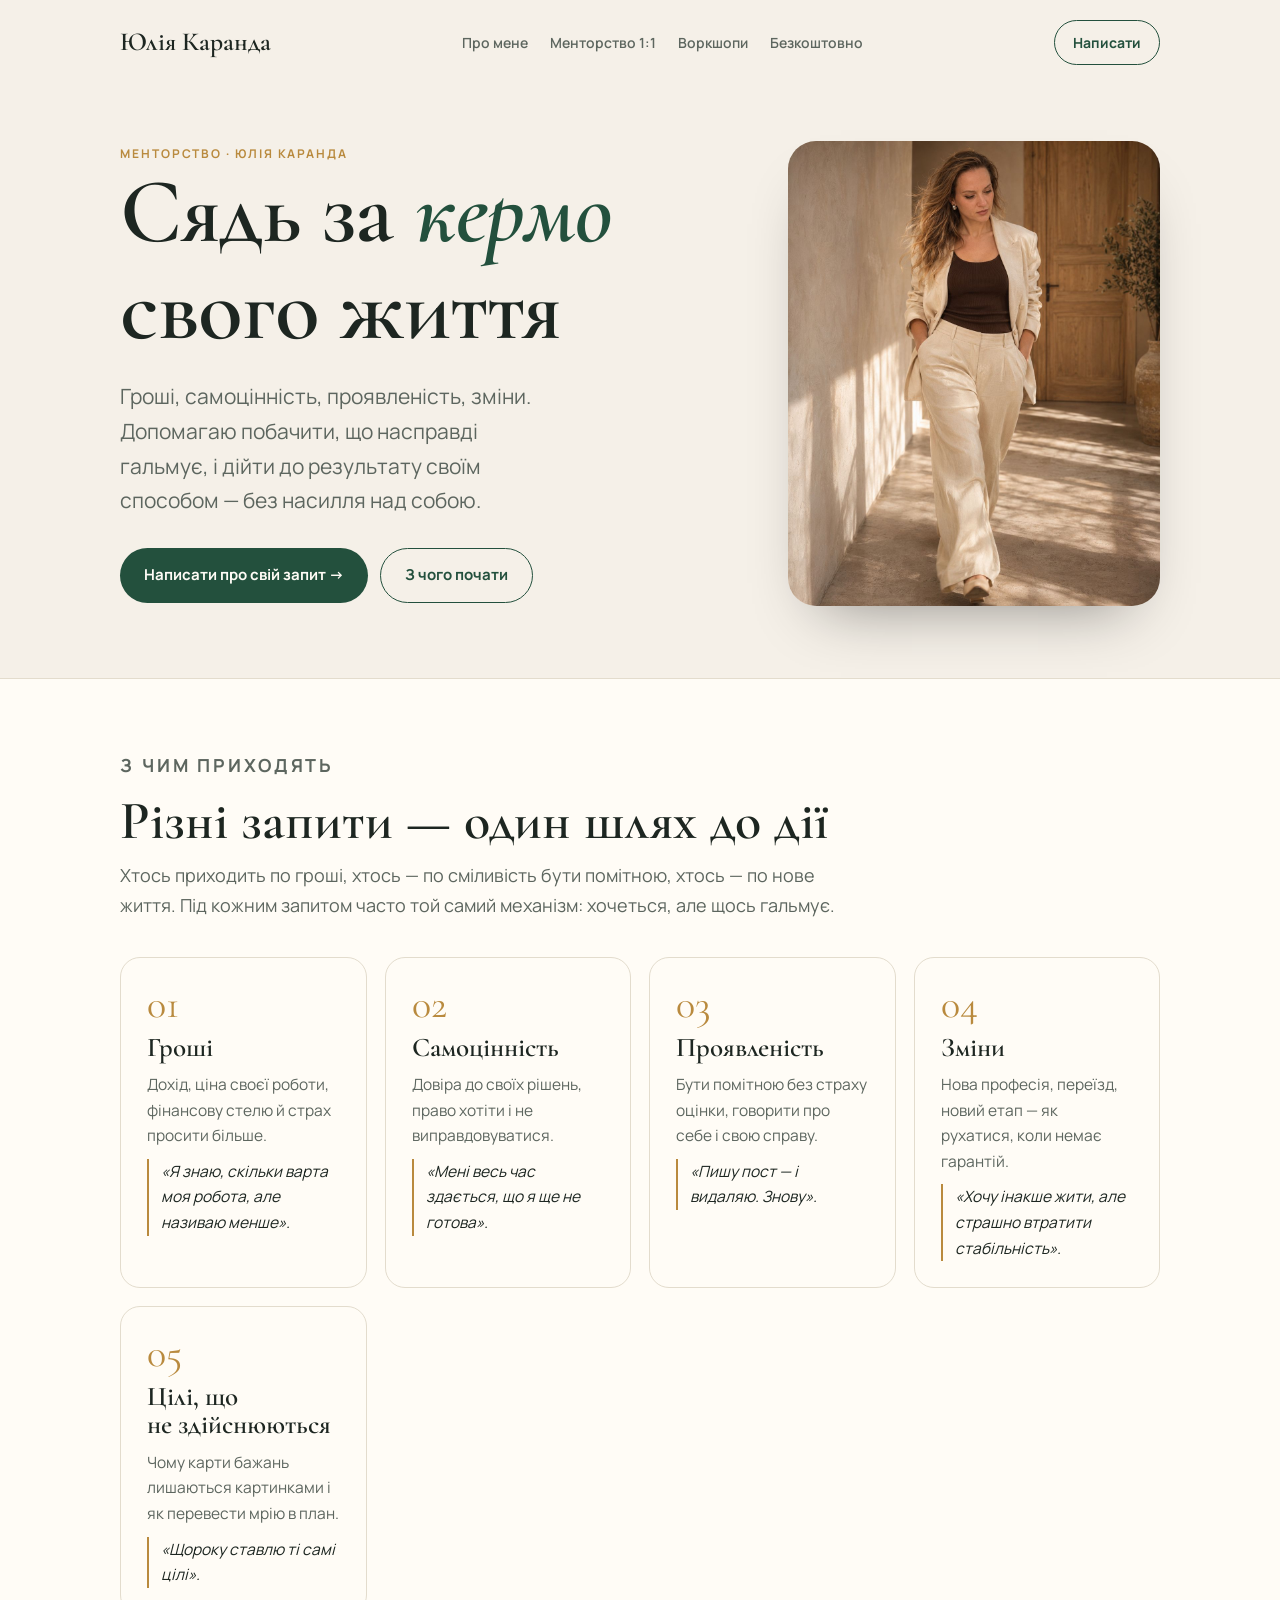
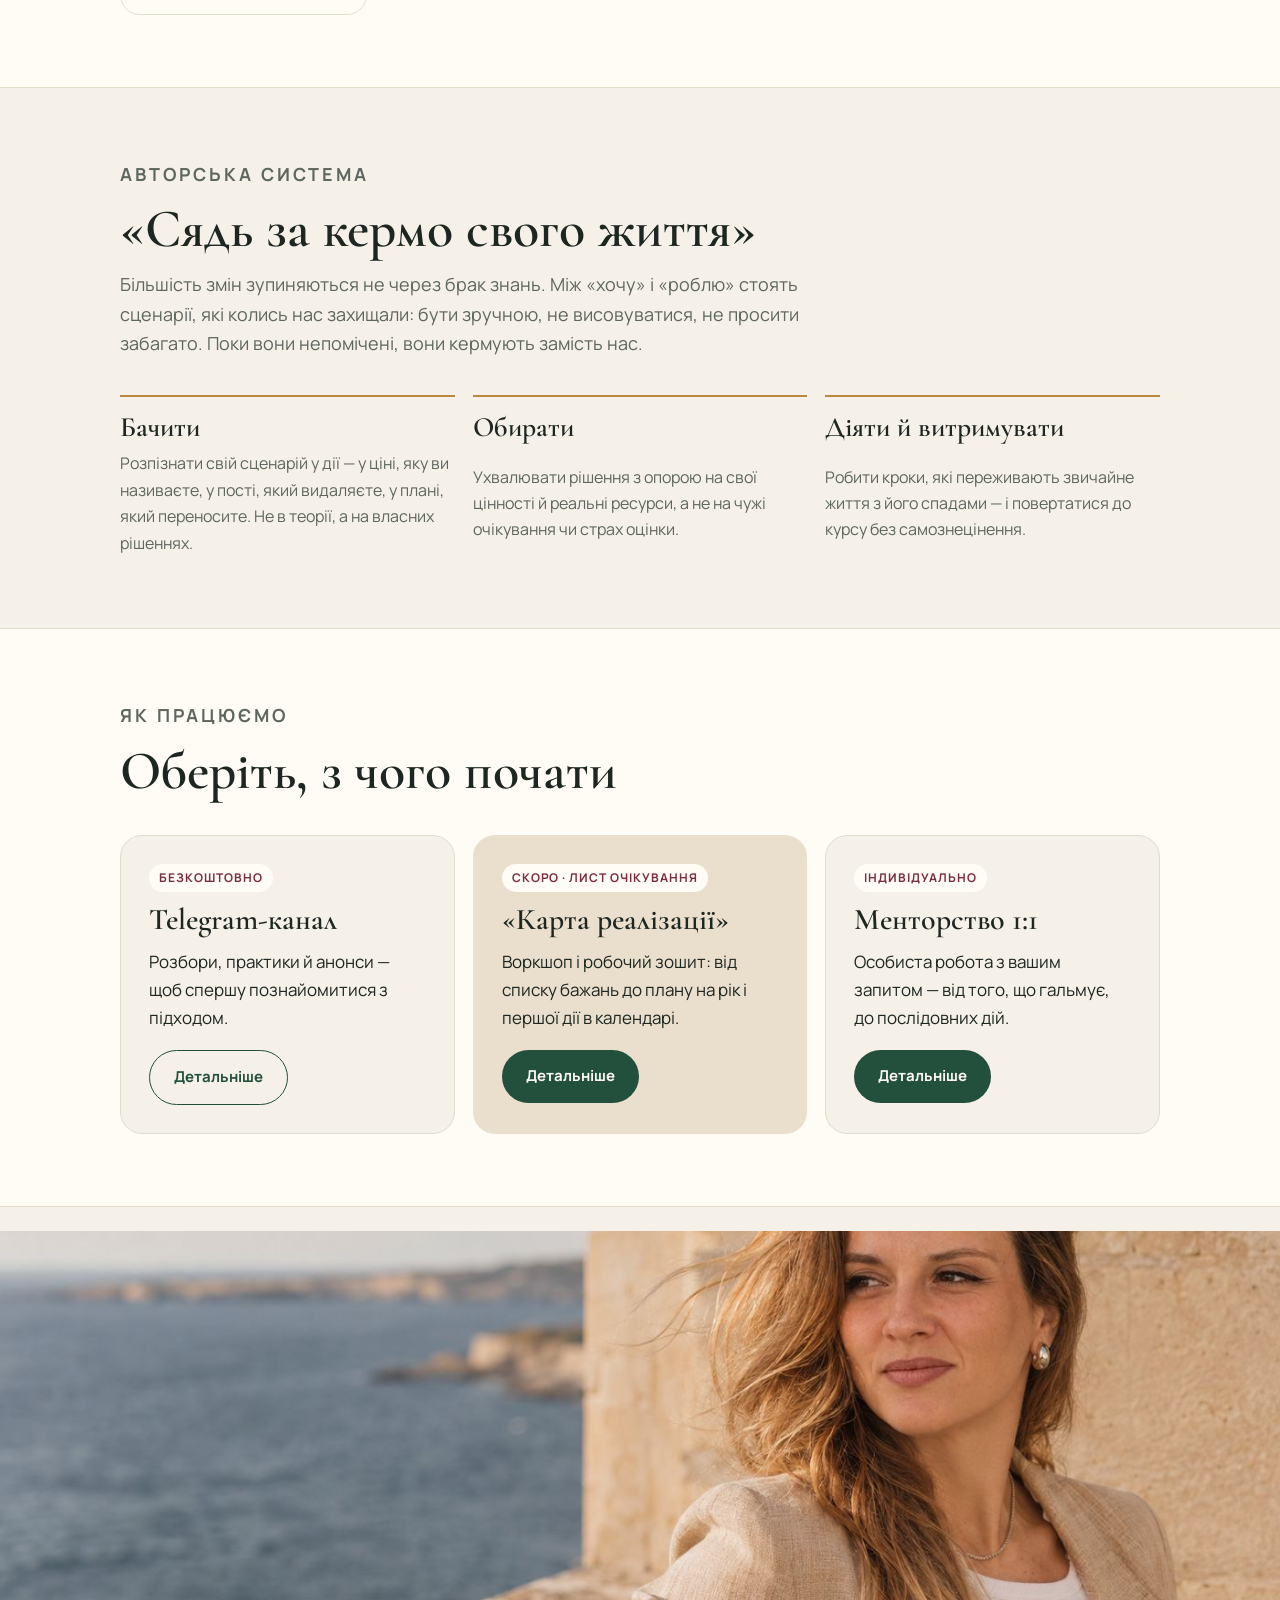
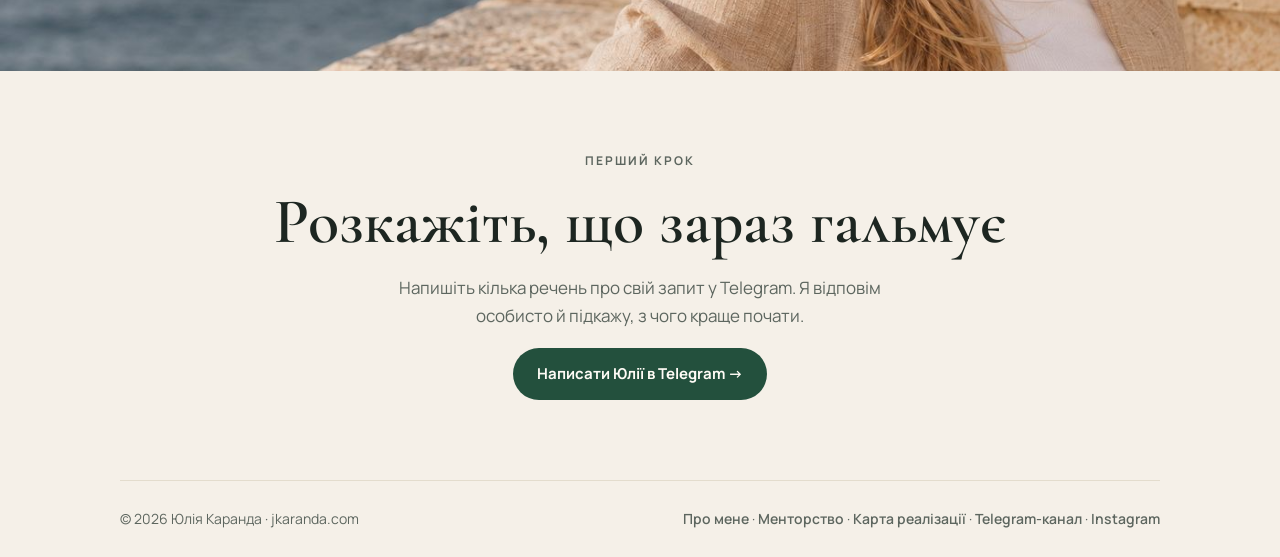
<file: index.html>
<!doctype html>
<html lang="uk"><head><meta charset="utf-8"><meta name="viewport" content="width=device-width,initial-scale=1">
<title>Юлія Каранда — менторство «Сядь за кермо свого життя»</title><meta name="description" content="Менторство Юлії Каранди: гроші, самоцінність, проявленість і зміни. Авторська система «Сядь за кермо свого життя», воркшоп «Карта реалізації» і менторство 1:1."><link rel="canonical" href="https://jkaranda.com/">
<meta property="og:title" content="Юлія Каранда — менторство «Сядь за кермо свого життя»"><meta property="og:description" content="Менторство Юлії Каранди: гроші, самоцінність, проявленість і зміни. Авторська система «Сядь за кермо свого життя», воркшоп «Карта реалізації» і менторство 1:1."><meta property="og:url" content="https://jkaranda.com/"><meta property="og:locale" content="uk_UA">
<link rel="preconnect" href="https://fonts.googleapis.com"><link rel="stylesheet" href="https://fonts.googleapis.com/css2?family=Cormorant+Garamond:ital,wght@0,500;0,600;1,500&family=Manrope:wght@400;500;600;700&display=swap"><link rel="stylesheet" href="/style.css?v=4"></head><body>
<div class="wrap"><nav><a class="logo" href="/">Юлія Каранда</a><div class="links"><a href="/pro-mene/">Про мене</a><a href="/mentorstvo/">Менторство 1:1</a><a href="/karta-realizatsii/">Воркшопи</a><a href="/bezkoshtovno/">Безкоштовно</a></div><a class="btn line" href="https://t.me/karanda_julia" style="padding:10px 18px;font-size:14px">Написати</a></nav></div>
<div class="wrap"><header class="hero"><div>
<p class="eyebrow">Менторство · Юлія Каранда</p>
<h1>Сядь за <em>кермо</em> свого життя</h1>
<p class="lead">Гроші, самоцінність, проявленість, зміни. Допомагаю побачити, що насправді гальмує, і дійти до результату своїм способом — без насилля над собою.</p>
<div class="btns"><a class="btn main" href="https://t.me/karanda_julia">Написати про свій запит →</a><a class="btn line" href="#formats">З чого почати</a></div>
</div><figure class="photo"><img src="/img/hero.jpg" alt="Юлія Каранда" width="1120" height="1400" fetchpriority="high"></figure></header></div>
<section id="themes" class="band">
<div class="wrap">
  <div class="sec-head"><p class="eyebrow">З чим приходять</p><h2>Різні запити — один шлях до дії</h2><p>Хтось приходить по гроші, хтось — по сміливість бути помітною, хтось — по нове життя. Під кожним запитом часто той самий механізм: хочеться, але щось гальмує.</p></div>
  <div class="themes">
    <article class="theme"><span class="n">01</span><h3>Гроші</h3><p>Дохід, ціна своєї роботи, фінансову стелю й страх просити більше.</p><p class="q">«Я знаю, скільки варта моя робота, але називаю менше».</p></article>
    <article class="theme"><span class="n">02</span><h3>Самоцінність</h3><p>Довіра до своїх рішень, право хотіти і не виправдовуватися.</p><p class="q">«Мені весь час здається, що я ще не готова».</p></article>
    <article class="theme"><span class="n">03</span><h3>Проявленість</h3><p>Бути помітною без страху оцінки, говорити про себе і свою справу.</p><p class="q">«Пишу пост — і видаляю. Знову».</p></article>
    <article class="theme"><span class="n">04</span><h3>Зміни</h3><p>Нова професія, переїзд, новий етап — як рухатися, коли немає гарантій.</p><p class="q">«Хочу інакше жити, але страшно втратити стабільність».</p></article>
    <article class="theme"><span class="n">05</span><h3>Цілі, що не здійснюються</h3><p>Чому карти бажань лишаються картинками і як перевести мрію в план.</p><p class="q">«Щороку ставлю ті самі цілі».</p></article>
  </div>
</div>
</section>
<section id="method"><div class="wrap">
<div class="sec-head"><p class="eyebrow">Авторська система</p><h2>«Сядь за кермо свого життя»</h2>
<p>Більшість змін зупиняються не через брак знань. Між «хочу» і «роблю» стоять сценарії, які колись нас захищали: бути зручною, не висовуватися, не просити забагато. Поки вони непомічені, вони кермують замість нас.</p></div>
<div class="pillars">
<div class="pillar"><h3>Бачити</h3><p>Розпізнати свій сценарій у дії — у ціні, яку ви називаєте, у пості, який видаляєте, у плані, який переносите. Не в теорії, а на власних рішеннях.</p></div>
<div class="pillar"><h3>Обирати</h3><p>Ухвалювати рішення з опорою на свої цінності й реальні ресурси, а не на чужі очікування чи страх оцінки.</p></div>
<div class="pillar"><h3>Діяти й витримувати</h3><p>Робити кроки, які переживають звичайне життя з його спадами — і повертатися до курсу без самознецінення.</p></div>
</div></div></section>
<section id="formats" class="band"><div class="wrap"><div class="sec-head"><p class="eyebrow">Як працюємо</p><h2>Оберіть, з чого почати</h2></div>
<div class="formats">
<article class="fmt"><span class="tag">Безкоштовно</span><h3>Telegram-канал</h3><p>Розбори, практики й анонси — щоб спершу познайомитися з підходом.</p><a class="btn line" href="/bezkoshtovno/">Детальніше</a></article>
<article class="fmt key"><span class="tag">Скоро · лист очікування</span><h3>«Карта реалізації»</h3><p>Воркшоп і робочий зошит: від списку бажань до плану на рік і першої дії в календарі.</p><a class="btn main" href="/karta-realizatsii/">Детальніше</a></article>
<article class="fmt"><span class="tag">Індивідуально</span><h3>Менторство 1:1</h3><p>Особиста робота з вашим запитом — від того, що гальмує, до послідовних дій.</p><a class="btn main" href="/mentorstvo/">Детальніше</a></article>
</div></div></section>

<div class="seaband" role="img" aria-label="Юлія Каранда біля моря"></div>
<div class="wrap"><section class="cta"><p class="eyebrow">Перший крок</p><h2>Розкажіть, що зараз гальмує</h2><p>Напишіть кілька речень про свій запит у Telegram. Я відповім особисто й підкажу, з чого краще почати.</p><a class="btn main" href="https://t.me/karanda_julia">Написати Юлії в Telegram →</a></section>
<footer><span>© 2026 Юлія Каранда · jkaranda.com</span><span><a href="/pro-mene/">Про мене</a> · <a href="/mentorstvo/">Менторство</a> · <a href="/karta-realizatsii/">Карта реалізації</a> · <a href="https://t.me/dohid_exp">Telegram-канал</a> · <a href="https://www.instagram.com/julia_infobiz/">Instagram</a></span></footer></div>
</body></html>
</file>
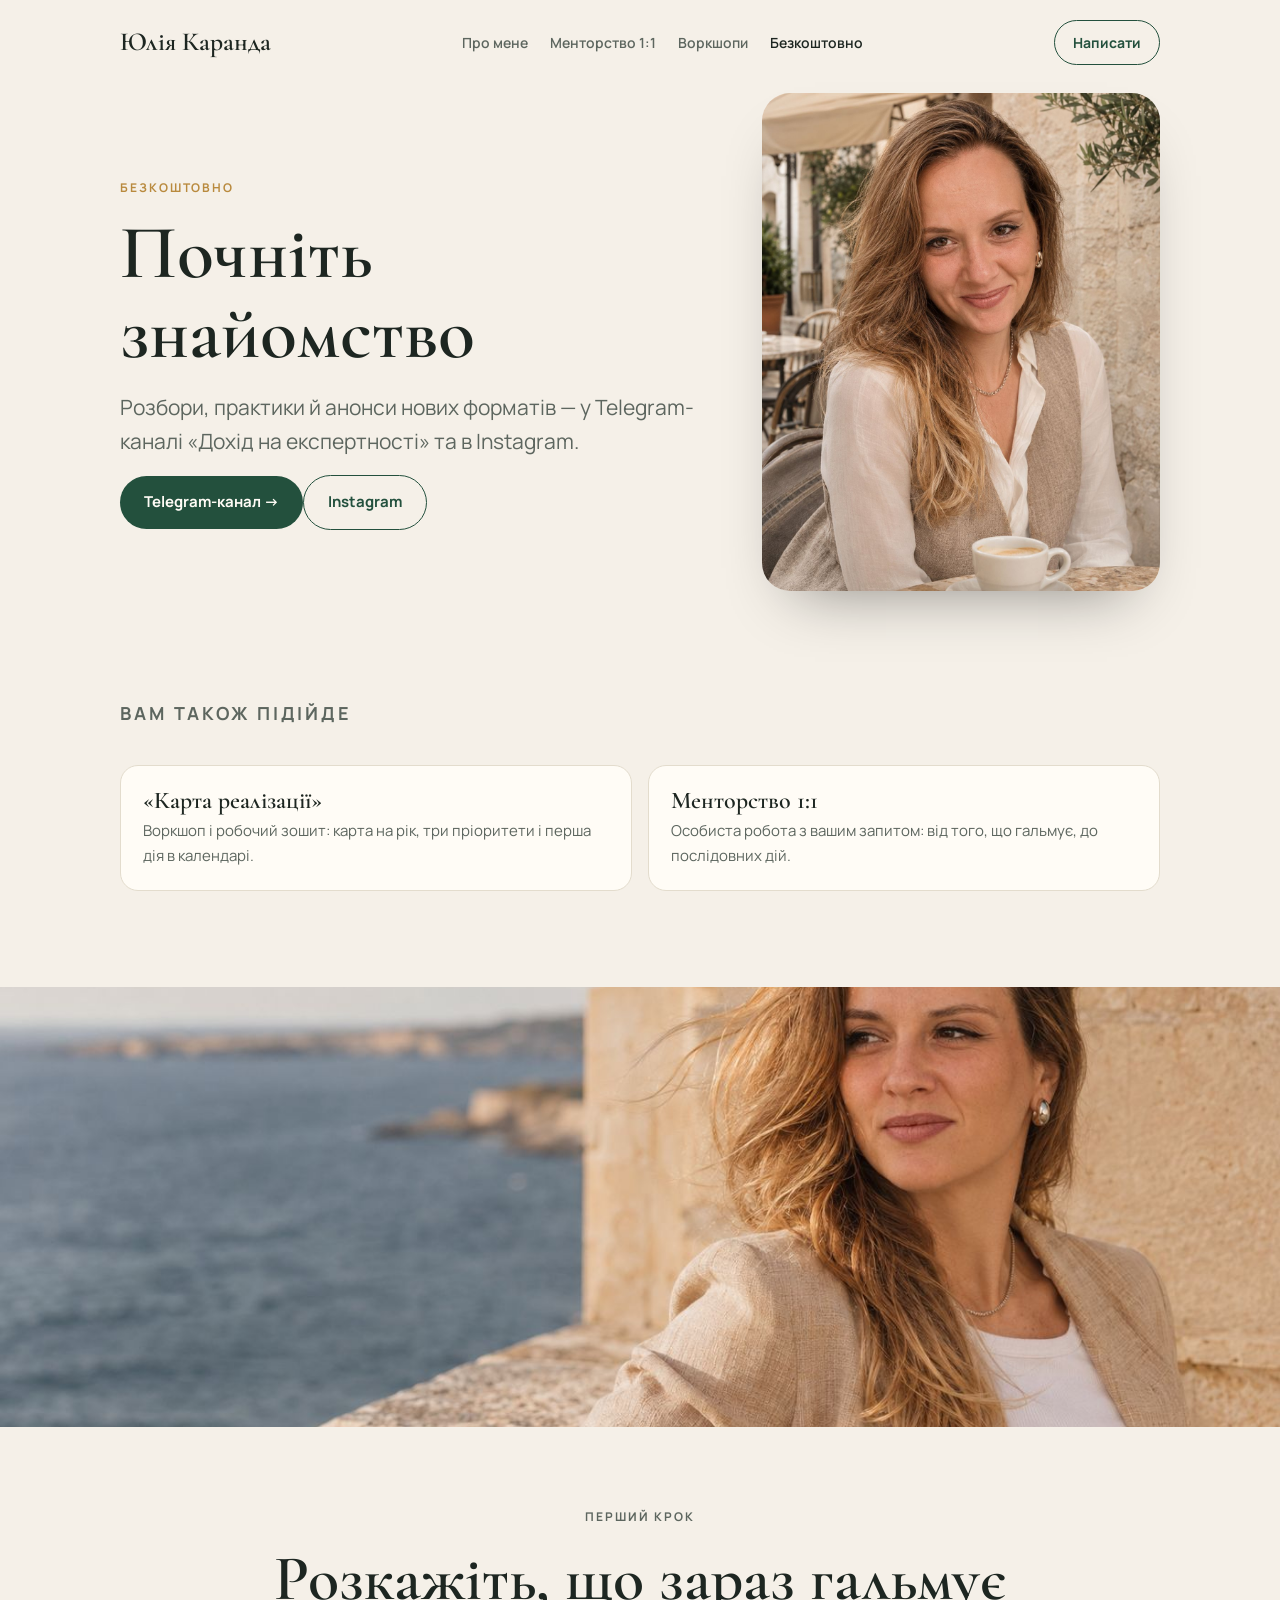
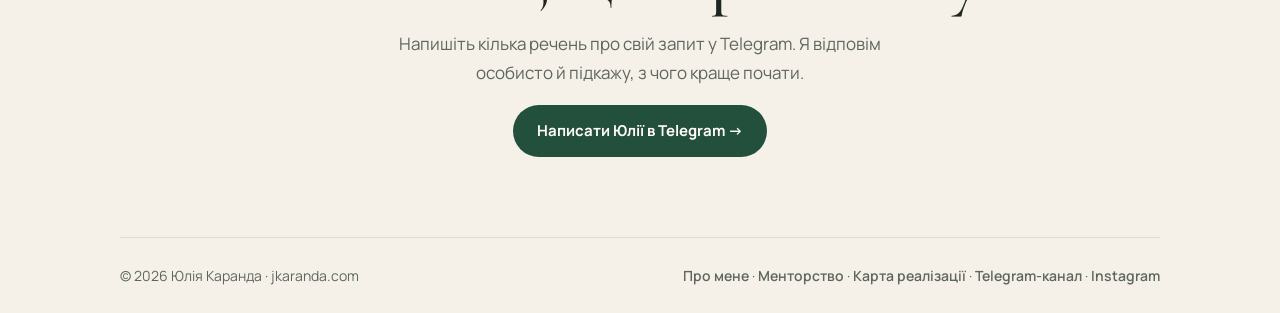
<file: bezkoshtovno/index.html>
<!doctype html>
<html lang="uk"><head><meta charset="utf-8"><meta name="viewport" content="width=device-width,initial-scale=1">
<title>Безкоштовні матеріали — Юлія Каранда</title><meta name="description" content="Безкоштовні розбори й практики Юлії Каранди: Telegram-канал «Дохід на експертності» та Instagram."><link rel="canonical" href="https://jkaranda.com/bezkoshtovno/">
<meta property="og:title" content="Безкоштовні матеріали — Юлія Каранда"><meta property="og:description" content="Безкоштовні розбори й практики Юлії Каранди: Telegram-канал «Дохід на експертності» та Instagram."><meta property="og:url" content="https://jkaranda.com/bezkoshtovno/"><meta property="og:locale" content="uk_UA">
<link rel="preconnect" href="https://fonts.googleapis.com"><link rel="stylesheet" href="https://fonts.googleapis.com/css2?family=Cormorant+Garamond:ital,wght@0,500;0,600;1,500&family=Manrope:wght@400;500;600;700&display=swap"><link rel="stylesheet" href="/style.css?v=4"></head><body>
<div class="wrap"><nav><a class="logo" href="/">Юлія Каранда</a><div class="links"><a href="/pro-mene/">Про мене</a><a href="/mentorstvo/">Менторство 1:1</a><a href="/karta-realizatsii/">Воркшопи</a><a href="/bezkoshtovno/" aria-current=page>Безкоштовно</a></div><a class="btn line" href="https://t.me/karanda_julia" style="padding:10px 18px;font-size:14px">Написати</a></nav></div>
<div class="wrap"><div class="ph"><header class="page-hero"><p class="eyebrow">Безкоштовно</p><h1>Почніть знайомство</h1>
<p class="lead">Розбори, практики й анонси нових форматів — у Telegram-каналі «Дохід на експертності» та в Instagram.</p>
<div class="btns"><a class="btn main" href="https://t.me/dohid_exp">Telegram-канал →</a><a class="btn line" href="https://www.instagram.com/julia_infobiz/">Instagram</a></div></header><figure class="photo"><img src="/img/free.jpg" alt="Юлія Каранда" width="1120" height="1400"></figure></div></div>
<section><div class="wrap"><div class="sec-head"><p class="eyebrow">Вам також підійде</p></div><div class="also"><a href="/karta-realizatsii/"><h3>«Карта реалізації»</h3><span>Воркшоп і робочий зошит: карта на рік, три пріоритети і перша дія в календарі.</span></a><a href="/mentorstvo/"><h3>Менторство 1:1</h3><span>Особиста робота з вашим запитом: від того, що гальмує, до послідовних дій.</span></a></div></div></section>
<div class="seaband" role="img" aria-label="Юлія Каранда біля моря"></div>
<div class="wrap"><section class="cta"><p class="eyebrow">Перший крок</p><h2>Розкажіть, що зараз гальмує</h2><p>Напишіть кілька речень про свій запит у Telegram. Я відповім особисто й підкажу, з чого краще почати.</p><a class="btn main" href="https://t.me/karanda_julia">Написати Юлії в Telegram →</a></section>
<footer><span>© 2026 Юлія Каранда · jkaranda.com</span><span><a href="/pro-mene/">Про мене</a> · <a href="/mentorstvo/">Менторство</a> · <a href="/karta-realizatsii/">Карта реалізації</a> · <a href="https://t.me/dohid_exp">Telegram-канал</a> · <a href="https://www.instagram.com/julia_infobiz/">Instagram</a></span></footer></div>
</body></html>
</file>
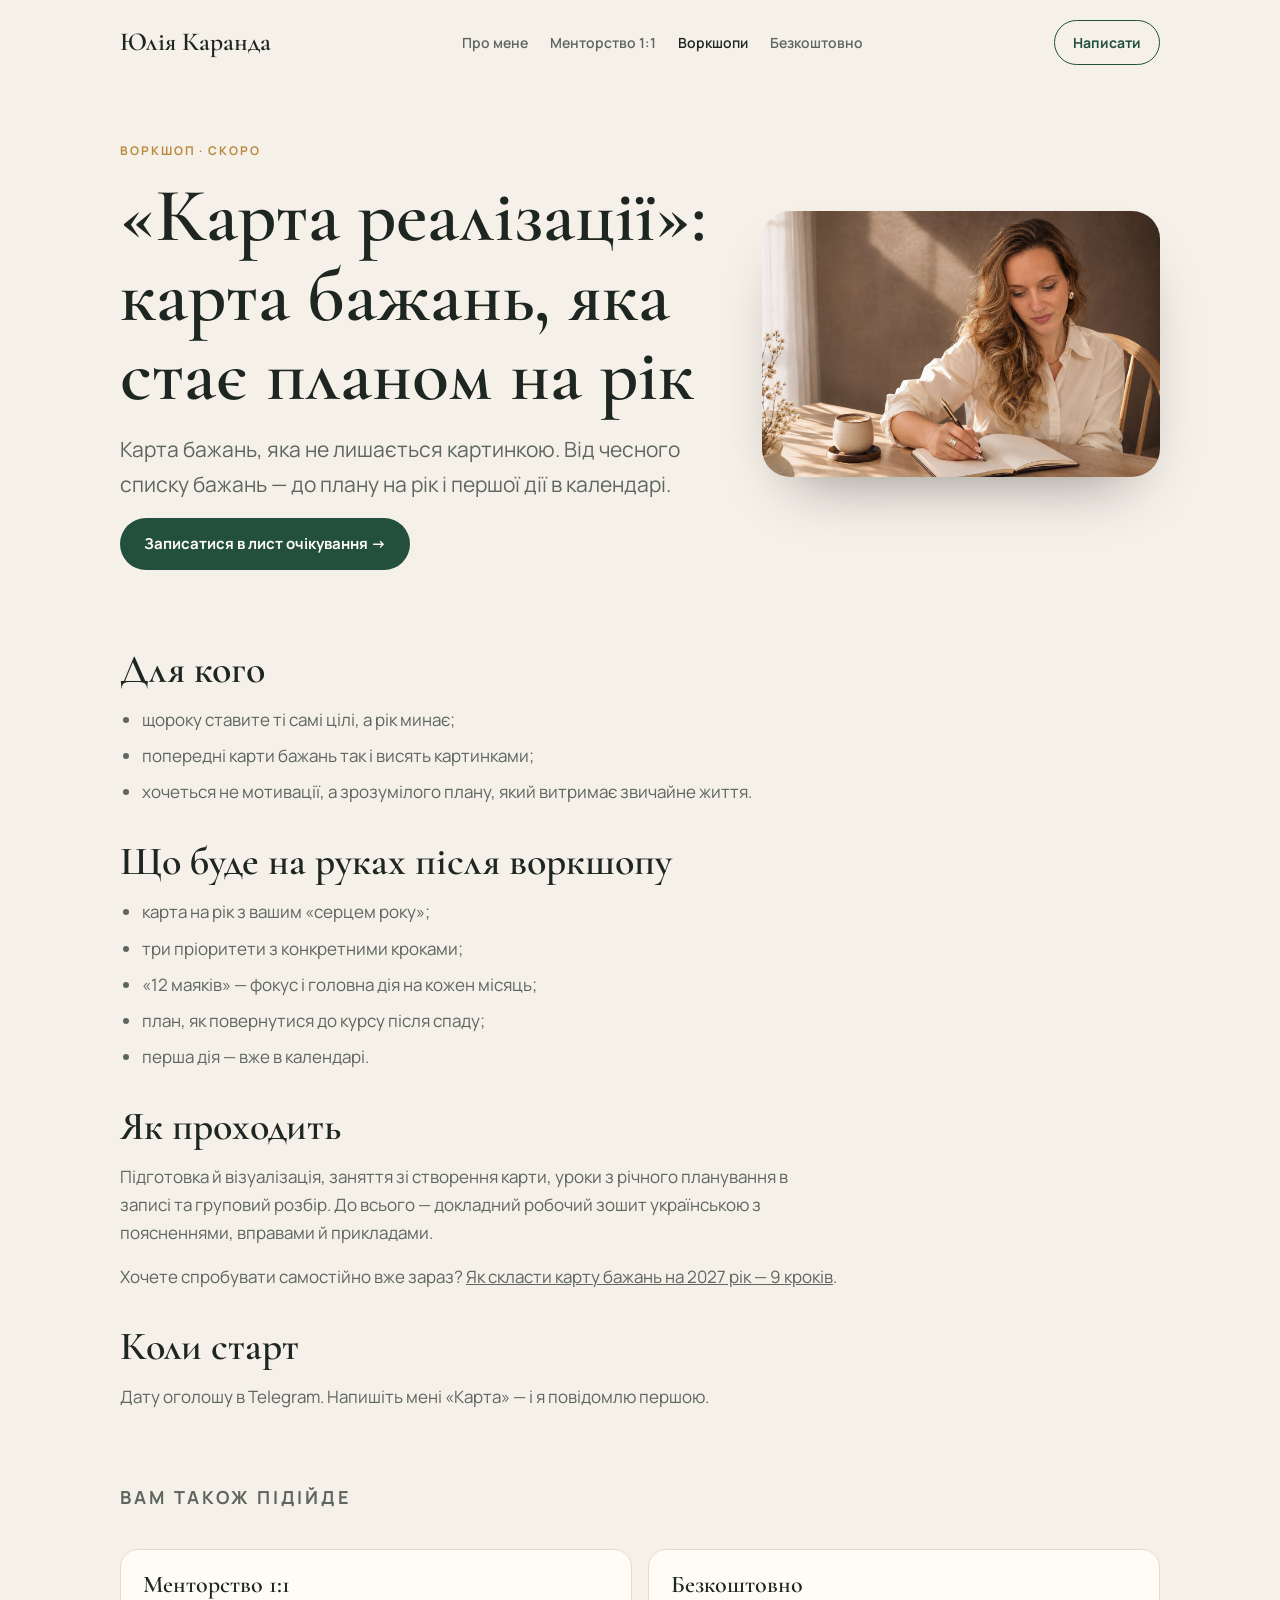
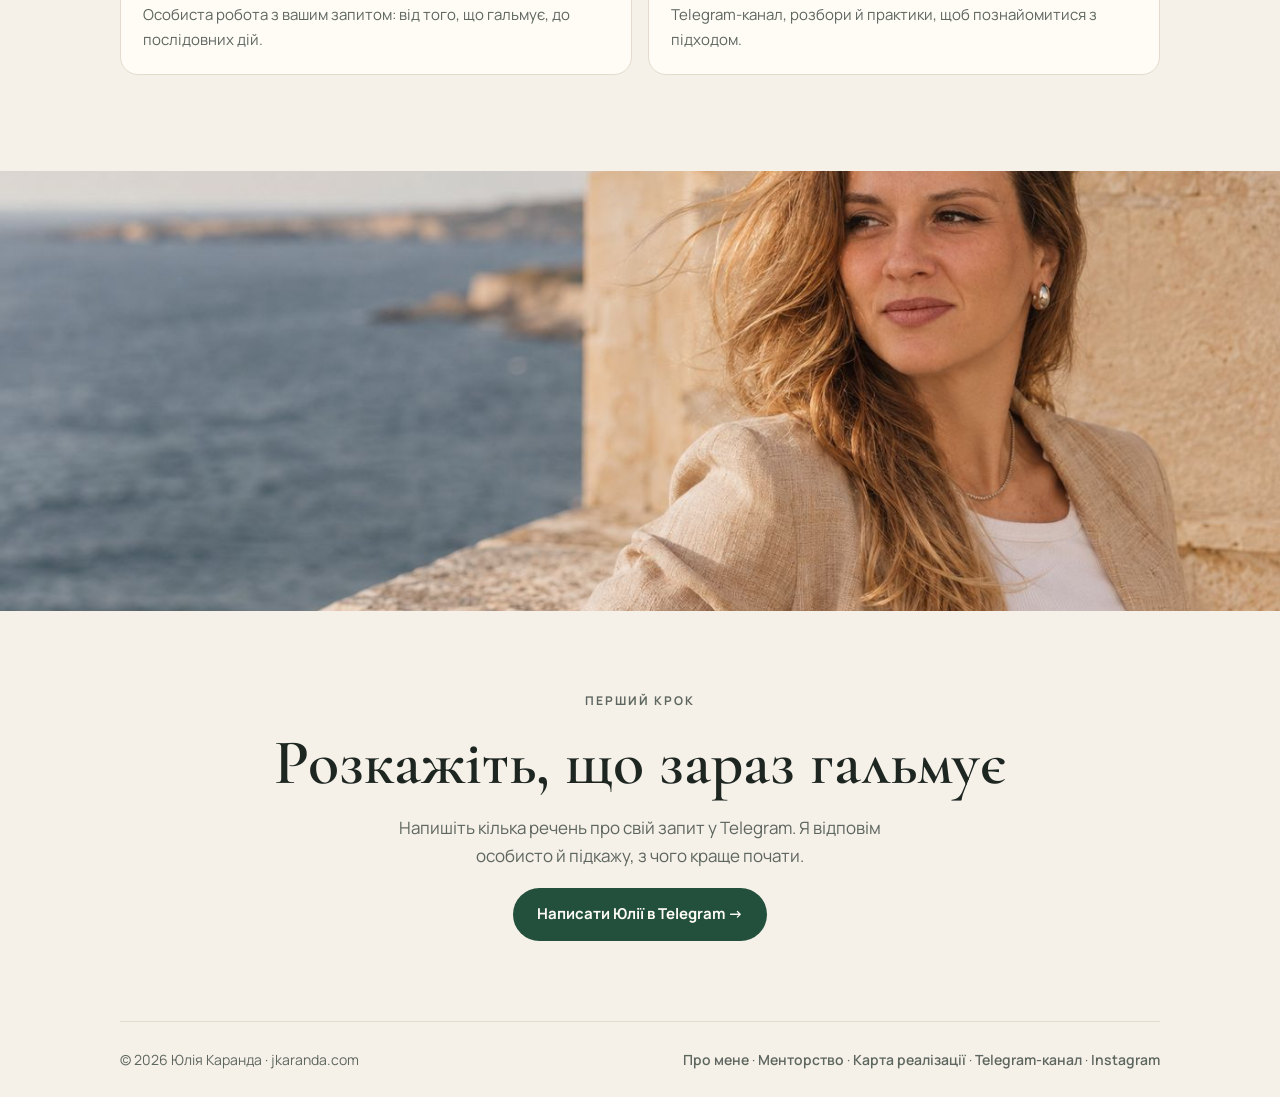
<file: karta-realizatsii/index.html>
<!doctype html>
<html lang="uk"><head><meta charset="utf-8"><meta name="viewport" content="width=device-width,initial-scale=1">
<title>Воркшоп «Карта реалізації» — карта бажань і план на рік | Юлія Каранда</title><meta name="description" content="Воркшоп «Карта реалізації»: карта бажань, яка перетворюється на план на рік — три пріоритети, 12 маяків, план на випадок спаду і перша дія в календарі."><link rel="canonical" href="https://jkaranda.com/karta-realizatsii/">
<meta property="og:title" content="Воркшоп «Карта реалізації» — карта бажань і план на рік | Юлія Каранда"><meta property="og:description" content="Воркшоп «Карта реалізації»: карта бажань, яка перетворюється на план на рік — три пріоритети, 12 маяків, план на випадок спаду і перша дія в календарі."><meta property="og:url" content="https://jkaranda.com/karta-realizatsii/"><meta property="og:locale" content="uk_UA">
<link rel="preconnect" href="https://fonts.googleapis.com"><link rel="stylesheet" href="https://fonts.googleapis.com/css2?family=Cormorant+Garamond:ital,wght@0,500;0,600;1,500&family=Manrope:wght@400;500;600;700&display=swap"><link rel="stylesheet" href="/style.css?v=4"></head><body>
<div class="wrap"><nav><a class="logo" href="/">Юлія Каранда</a><div class="links"><a href="/pro-mene/">Про мене</a><a href="/mentorstvo/">Менторство 1:1</a><a href="/karta-realizatsii/" aria-current=page>Воркшопи</a><a href="/bezkoshtovno/">Безкоштовно</a></div><a class="btn line" href="https://t.me/karanda_julia" style="padding:10px 18px;font-size:14px">Написати</a></nav></div>
<div class="wrap"><div class="ph"><header class="page-hero"><p class="eyebrow">Воркшоп · скоро</p><h1>«Карта реалізації»: карта бажань, яка стає планом на рік</h1>
<p class="lead">Карта бажань, яка не лишається картинкою. Від чесного списку бажань — до плану на рік і першої дії в календарі.</p>
<div class="btns"><a class="btn main" href="https://t.me/karanda_julia">Записатися в лист очікування →</a></div></header><figure class="photo wide"><img src="/img/karta.jpg" alt="Юлія Каранда працює з робочим зошитом" width="1400" height="933"></figure></div>
<div class="prose">
<h2>Для кого</h2>
<ul><li>щороку ставите ті самі цілі, а рік минає;</li><li>попередні карти бажань так і висять картинками;</li><li>хочеться не мотивації, а зрозумілого плану, який витримає звичайне життя.</li></ul>
<h2>Що буде на руках після воркшопу</h2>
<ul><li>карта на рік з вашим «серцем року»;</li><li>три пріоритети з конкретними кроками;</li><li>«12 маяків» — фокус і головна дія на кожен місяць;</li><li>план, як повернутися до курсу після спаду;</li><li>перша дія — вже в календарі.</li></ul>
<h2>Як проходить</h2>
<p>Підготовка й візуалізація, заняття зі створення карти, уроки з річного планування в записі та груповий розбір. До всього — докладний робочий зошит українською з поясненнями, вправами й прикладами.</p>
<p>Хочете спробувати самостійно вже зараз? <a href="/blog/yak-sklasty-kartu-bazhan/">Як скласти карту бажань на 2027 рік — 9 кроків</a>.</p>
<h2>Коли старт</h2>
<p>Дату оголошу в Telegram. Напишіть мені «Карта» — і я повідомлю першою.</p>
</div></div>
<section><div class="wrap"><div class="sec-head"><p class="eyebrow">Вам також підійде</p></div><div class="also"><a href="/mentorstvo/"><h3>Менторство 1:1</h3><span>Особиста робота з вашим запитом: від того, що гальмує, до послідовних дій.</span></a><a href="/bezkoshtovno/"><h3>Безкоштовно</h3><span>Telegram-канал, розбори й практики, щоб познайомитися з підходом.</span></a></div></div></section>
<div class="seaband" role="img" aria-label="Юлія Каранда біля моря"></div>
<div class="wrap"><section class="cta"><p class="eyebrow">Перший крок</p><h2>Розкажіть, що зараз гальмує</h2><p>Напишіть кілька речень про свій запит у Telegram. Я відповім особисто й підкажу, з чого краще почати.</p><a class="btn main" href="https://t.me/karanda_julia">Написати Юлії в Telegram →</a></section>
<footer><span>© 2026 Юлія Каранда · jkaranda.com</span><span><a href="/pro-mene/">Про мене</a> · <a href="/mentorstvo/">Менторство</a> · <a href="/karta-realizatsii/">Карта реалізації</a> · <a href="https://t.me/dohid_exp">Telegram-канал</a> · <a href="https://www.instagram.com/julia_infobiz/">Instagram</a></span></footer></div>
</body></html>
</file>
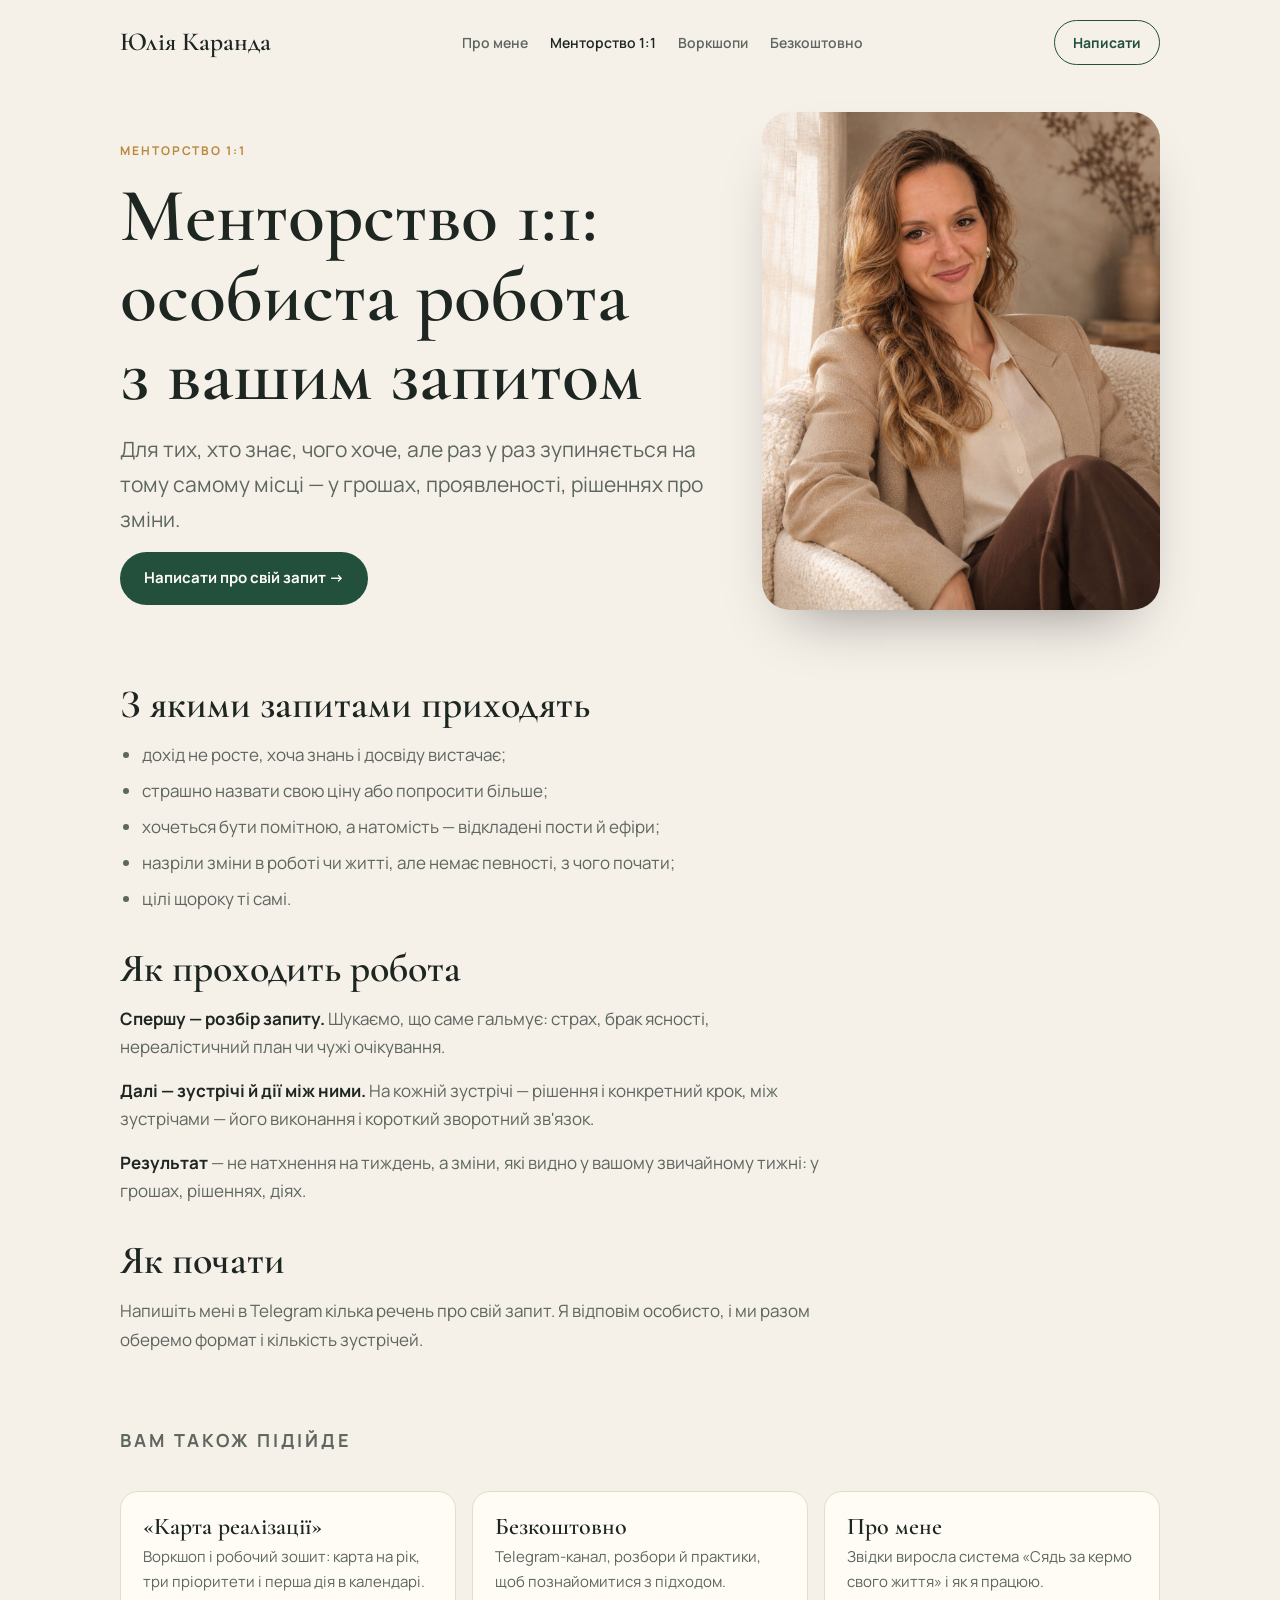
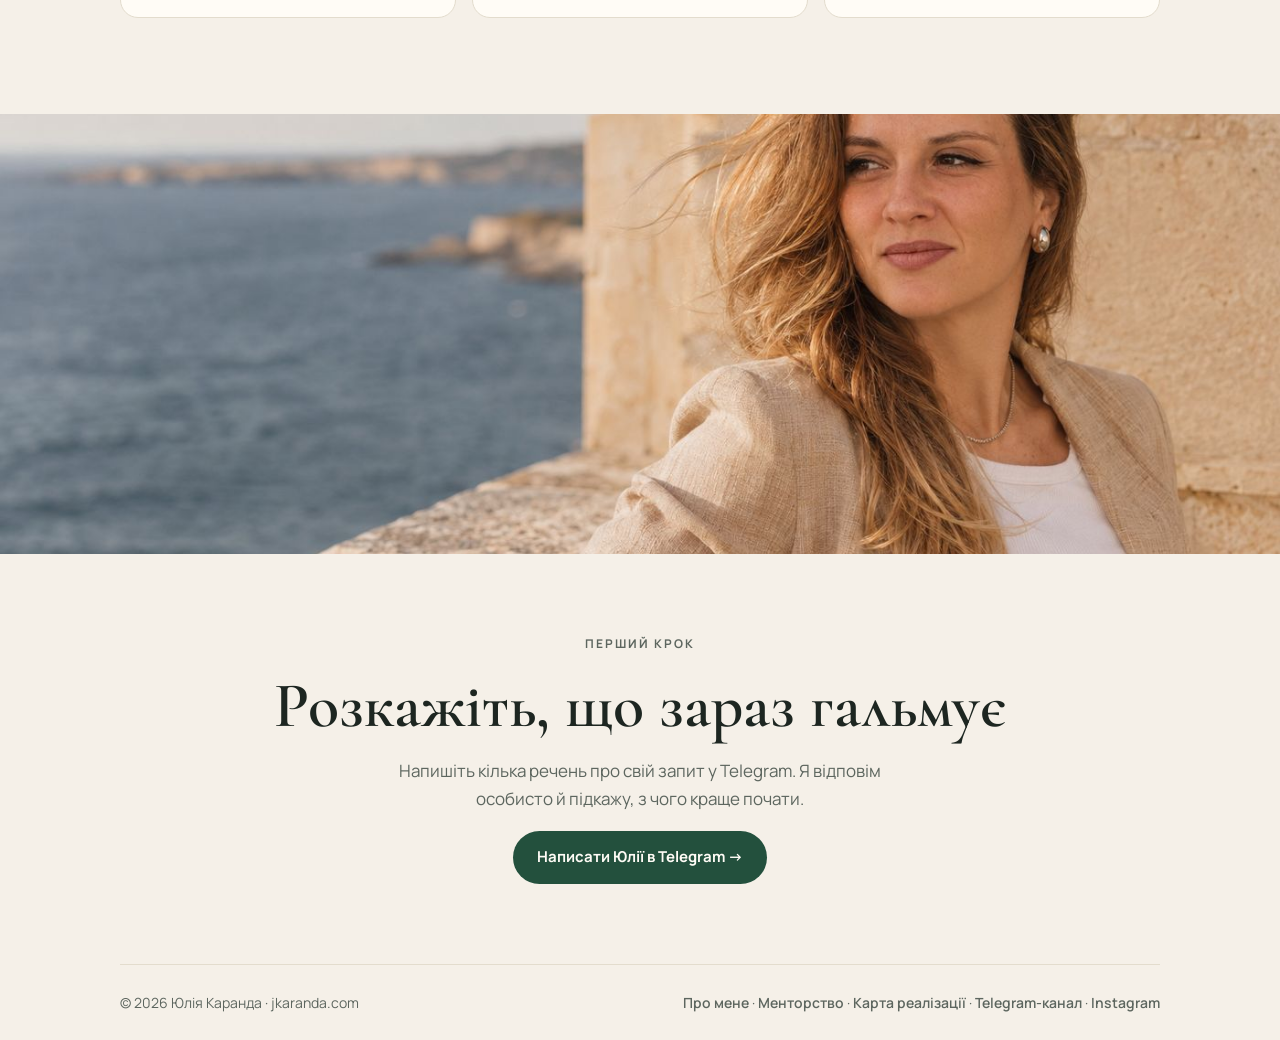
<file: mentorstvo/index.html>
<!doctype html>
<html lang="uk"><head><meta charset="utf-8"><meta name="viewport" content="width=device-width,initial-scale=1">
<title>Менторство 1:1 — Юлія Каранда</title><meta name="description" content="Індивідуальне менторство Юлії Каранди: гроші, ціна своєї роботи, проявленість, зміни. Як проходить робота і як почати."><link rel="canonical" href="https://jkaranda.com/mentorstvo/">
<meta property="og:title" content="Менторство 1:1 — Юлія Каранда"><meta property="og:description" content="Індивідуальне менторство Юлії Каранди: гроші, ціна своєї роботи, проявленість, зміни. Як проходить робота і як почати."><meta property="og:url" content="https://jkaranda.com/mentorstvo/"><meta property="og:locale" content="uk_UA">
<link rel="preconnect" href="https://fonts.googleapis.com"><link rel="stylesheet" href="https://fonts.googleapis.com/css2?family=Cormorant+Garamond:ital,wght@0,500;0,600;1,500&family=Manrope:wght@400;500;600;700&display=swap"><link rel="stylesheet" href="/style.css?v=4"></head><body>
<div class="wrap"><nav><a class="logo" href="/">Юлія Каранда</a><div class="links"><a href="/pro-mene/">Про мене</a><a href="/mentorstvo/" aria-current=page>Менторство 1:1</a><a href="/karta-realizatsii/">Воркшопи</a><a href="/bezkoshtovno/">Безкоштовно</a></div><a class="btn line" href="https://t.me/karanda_julia" style="padding:10px 18px;font-size:14px">Написати</a></nav></div>
<div class="wrap"><div class="ph"><header class="page-hero"><p class="eyebrow">Менторство 1:1</p><h1>Менторство 1:1: особиста робота з вашим запитом</h1>
<p class="lead">Для тих, хто знає, чого хоче, але раз у раз зупиняється на тому самому місці — у грошах, проявленості, рішеннях про зміни.</p>
<div class="btns"><a class="btn main" href="https://t.me/karanda_julia">Написати про свій запит →</a></div></header><figure class="photo"><img src="/img/mentor.jpg" alt="Юлія Каранда" width="1120" height="1400"></figure></div>
<div class="prose">
<h2>З якими запитами приходять</h2>
<ul><li>дохід не росте, хоча знань і досвіду вистачає;</li><li>страшно назвати свою ціну або попросити більше;</li><li>хочеться бути помітною, а натомість — відкладені пости й ефіри;</li><li>назріли зміни в роботі чи житті, але немає певності, з чого почати;</li><li>цілі щороку ті самі.</li></ul>
<h2>Як проходить робота</h2>
<p><b>Спершу — розбір запиту.</b> Шукаємо, що саме гальмує: страх, брак ясності, нереалістичний план чи чужі очікування.</p>
<p><b>Далі — зустрічі й дії між ними.</b> На кожній зустрічі — рішення і конкретний крок, між зустрічами — його виконання і короткий зворотний зв'язок.</p>
<p><b>Результат</b> — не натхнення на тиждень, а зміни, які видно у вашому звичайному тижні: у грошах, рішеннях, діях.</p>
<h2>Як почати</h2>
<p>Напишіть мені в Telegram кілька речень про свій запит. Я відповім особисто, і ми разом оберемо формат і кількість зустрічей.</p>
</div></div>
<section><div class="wrap"><div class="sec-head"><p class="eyebrow">Вам також підійде</p></div><div class="also"><a href="/karta-realizatsii/"><h3>«Карта реалізації»</h3><span>Воркшоп і робочий зошит: карта на рік, три пріоритети і перша дія в календарі.</span></a><a href="/bezkoshtovno/"><h3>Безкоштовно</h3><span>Telegram-канал, розбори й практики, щоб познайомитися з підходом.</span></a><a href="/pro-mene/"><h3>Про мене</h3><span>Звідки виросла система «Сядь за кермо свого життя» і як я працюю.</span></a></div></div></section>
<div class="seaband" role="img" aria-label="Юлія Каранда біля моря"></div>
<div class="wrap"><section class="cta"><p class="eyebrow">Перший крок</p><h2>Розкажіть, що зараз гальмує</h2><p>Напишіть кілька речень про свій запит у Telegram. Я відповім особисто й підкажу, з чого краще почати.</p><a class="btn main" href="https://t.me/karanda_julia">Написати Юлії в Telegram →</a></section>
<footer><span>© 2026 Юлія Каранда · jkaranda.com</span><span><a href="/pro-mene/">Про мене</a> · <a href="/mentorstvo/">Менторство</a> · <a href="/karta-realizatsii/">Карта реалізації</a> · <a href="https://t.me/dohid_exp">Telegram-канал</a> · <a href="https://www.instagram.com/julia_infobiz/">Instagram</a></span></footer></div>
</body></html>
</file>
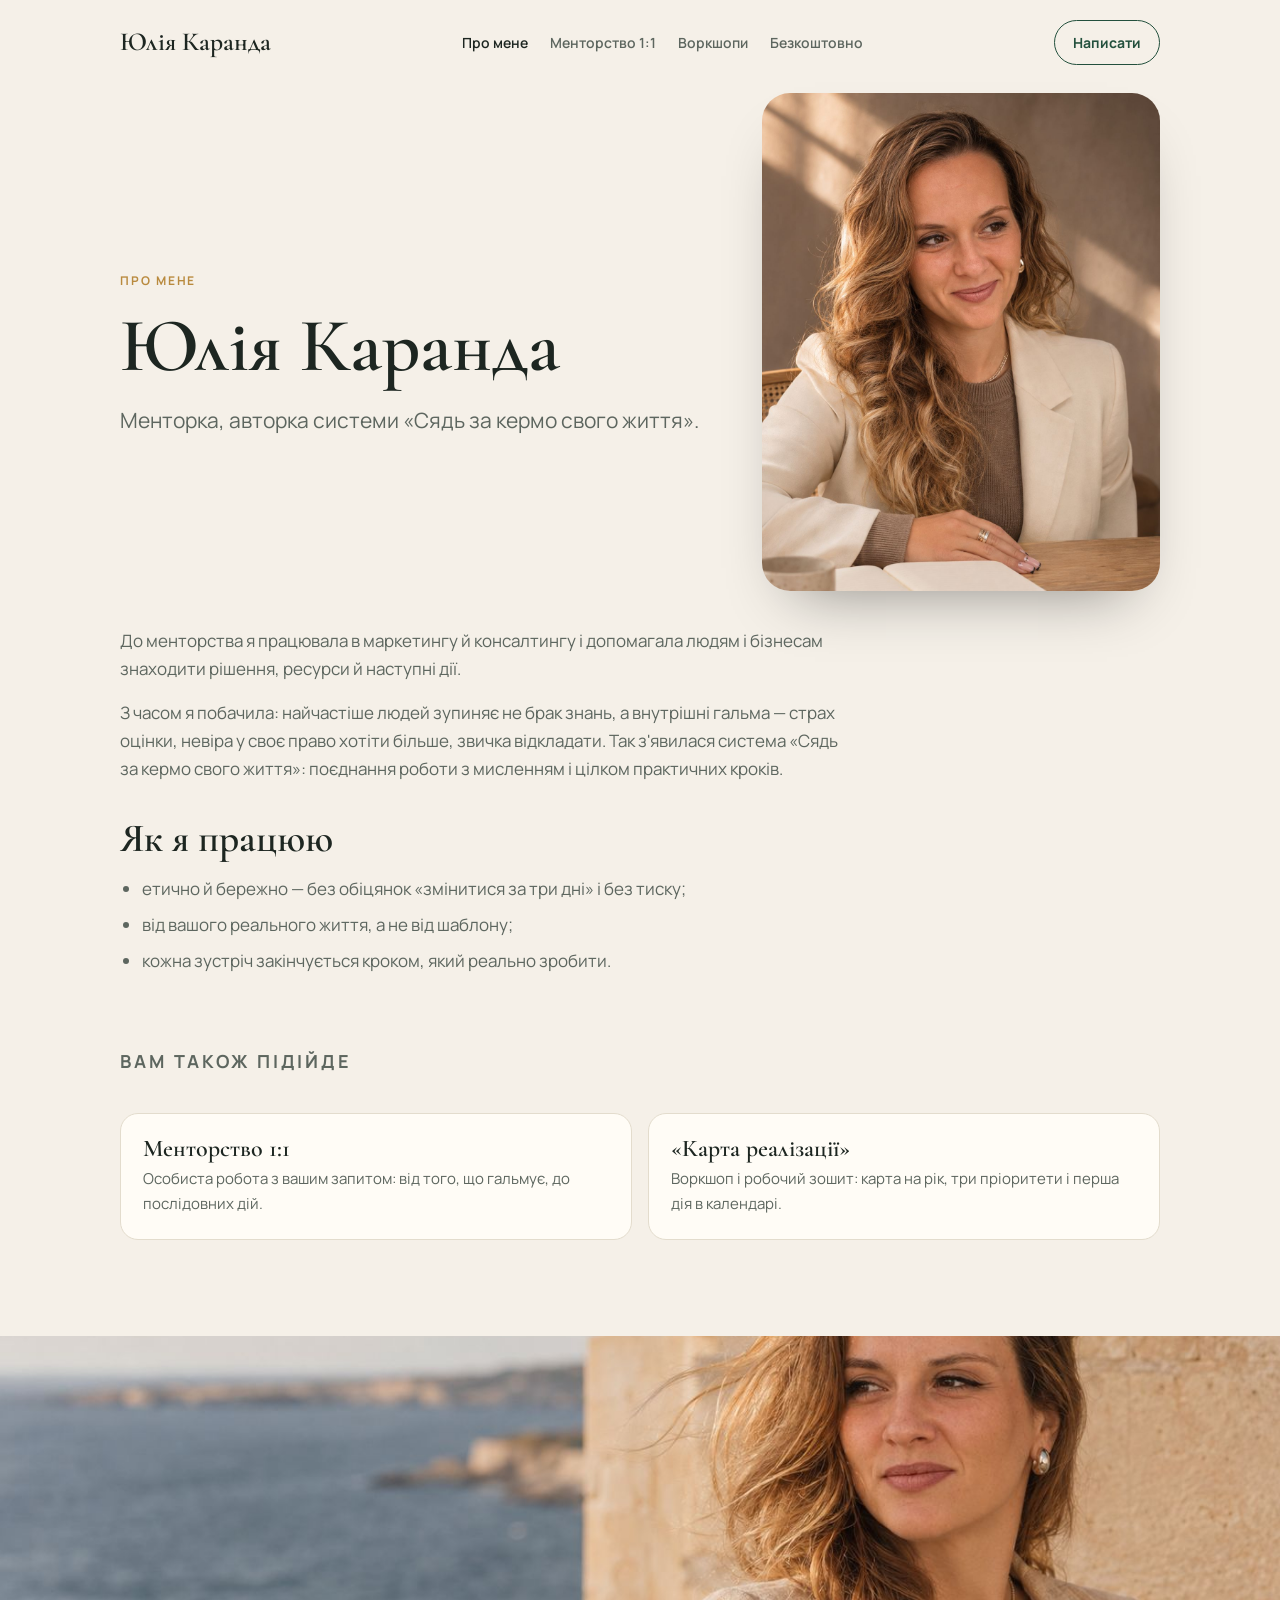
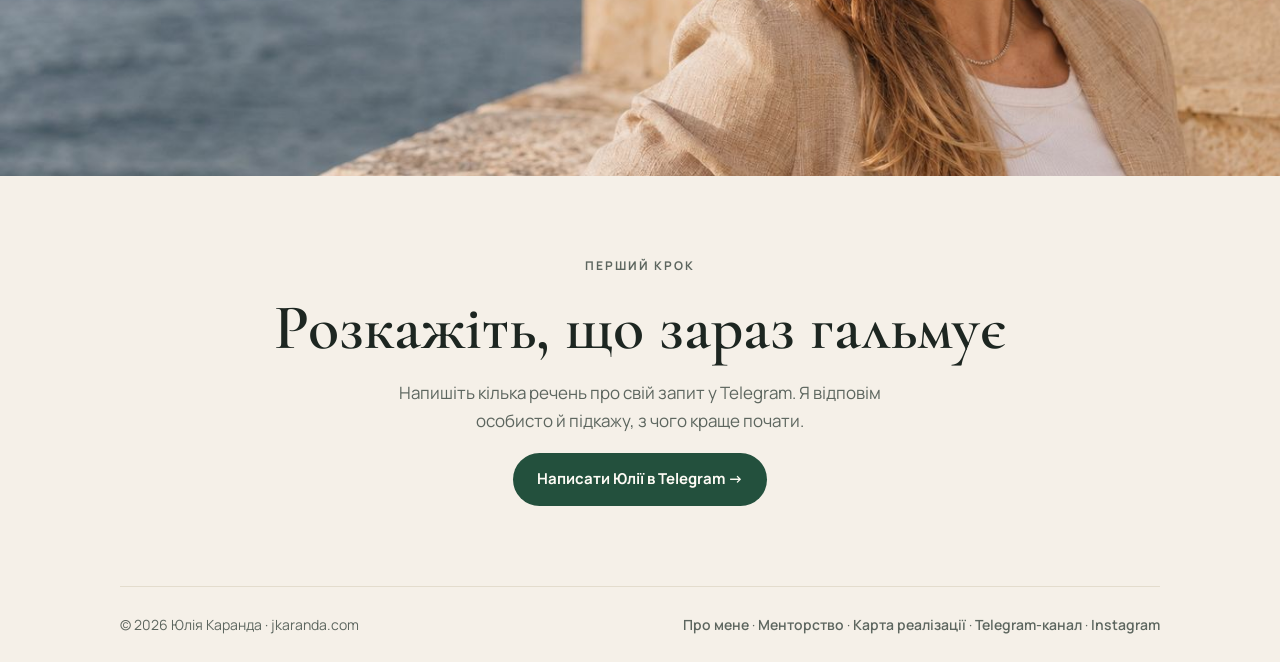
<file: pro-mene/index.html>
<!doctype html>
<html lang="uk"><head><meta charset="utf-8"><meta name="viewport" content="width=device-width,initial-scale=1">
<title>Про мене — Юлія Каранда</title><meta name="description" content="Юлія Каранда — менторка, авторка системи «Сядь за кермо свого життя». Шлях із маркетингу й консалтингу в менторство."><link rel="canonical" href="https://jkaranda.com/pro-mene/">
<meta property="og:title" content="Про мене — Юлія Каранда"><meta property="og:description" content="Юлія Каранда — менторка, авторка системи «Сядь за кермо свого життя». Шлях із маркетингу й консалтингу в менторство."><meta property="og:url" content="https://jkaranda.com/pro-mene/"><meta property="og:locale" content="uk_UA">
<link rel="preconnect" href="https://fonts.googleapis.com"><link rel="stylesheet" href="https://fonts.googleapis.com/css2?family=Cormorant+Garamond:ital,wght@0,500;0,600;1,500&family=Manrope:wght@400;500;600;700&display=swap"><link rel="stylesheet" href="/style.css?v=4"></head><body>
<div class="wrap"><nav><a class="logo" href="/">Юлія Каранда</a><div class="links"><a href="/pro-mene/" aria-current=page>Про мене</a><a href="/mentorstvo/">Менторство 1:1</a><a href="/karta-realizatsii/">Воркшопи</a><a href="/bezkoshtovno/">Безкоштовно</a></div><a class="btn line" href="https://t.me/karanda_julia" style="padding:10px 18px;font-size:14px">Написати</a></nav></div>
<div class="wrap"><div class="ph"><header class="page-hero"><p class="eyebrow">Про мене</p><h1>Юлія Каранда</h1>
<p class="lead">Менторка, авторка системи «Сядь за кермо свого життя».</p></header><figure class="photo"><img src="/img/about.jpg" alt="Юлія Каранда" width="1120" height="1400"></figure></div>
<div class="prose">
<p>До менторства я працювала в маркетингу й консалтингу і допомагала людям і бізнесам знаходити рішення, ресурси й наступні дії.</p>
<p>З часом я побачила: найчастіше людей зупиняє не брак знань, а внутрішні гальма — страх оцінки, невіра у своє право хотіти більше, звичка відкладати. Так з'явилася система «Сядь за кермо свого життя»: поєднання роботи з мисленням і цілком практичних кроків.</p>
<h2>Як я працюю</h2>
<ul><li>етично й бережно — без обіцянок «змінитися за три дні» і без тиску;</li><li>від вашого реального життя, а не від шаблону;</li><li>кожна зустріч закінчується кроком, який реально зробити.</li></ul>
</div></div>
<section><div class="wrap"><div class="sec-head"><p class="eyebrow">Вам також підійде</p></div><div class="also"><a href="/mentorstvo/"><h3>Менторство 1:1</h3><span>Особиста робота з вашим запитом: від того, що гальмує, до послідовних дій.</span></a><a href="/karta-realizatsii/"><h3>«Карта реалізації»</h3><span>Воркшоп і робочий зошит: карта на рік, три пріоритети і перша дія в календарі.</span></a></div></div></section>
<div class="seaband" role="img" aria-label="Юлія Каранда біля моря"></div>
<div class="wrap"><section class="cta"><p class="eyebrow">Перший крок</p><h2>Розкажіть, що зараз гальмує</h2><p>Напишіть кілька речень про свій запит у Telegram. Я відповім особисто й підкажу, з чого краще почати.</p><a class="btn main" href="https://t.me/karanda_julia">Написати Юлії в Telegram →</a></section>
<footer><span>© 2026 Юлія Каранда · jkaranda.com</span><span><a href="/pro-mene/">Про мене</a> · <a href="/mentorstvo/">Менторство</a> · <a href="/karta-realizatsii/">Карта реалізації</a> · <a href="https://t.me/dohid_exp">Telegram-канал</a> · <a href="https://www.instagram.com/julia_infobiz/">Instagram</a></span></footer></div>
</body></html>
</file>
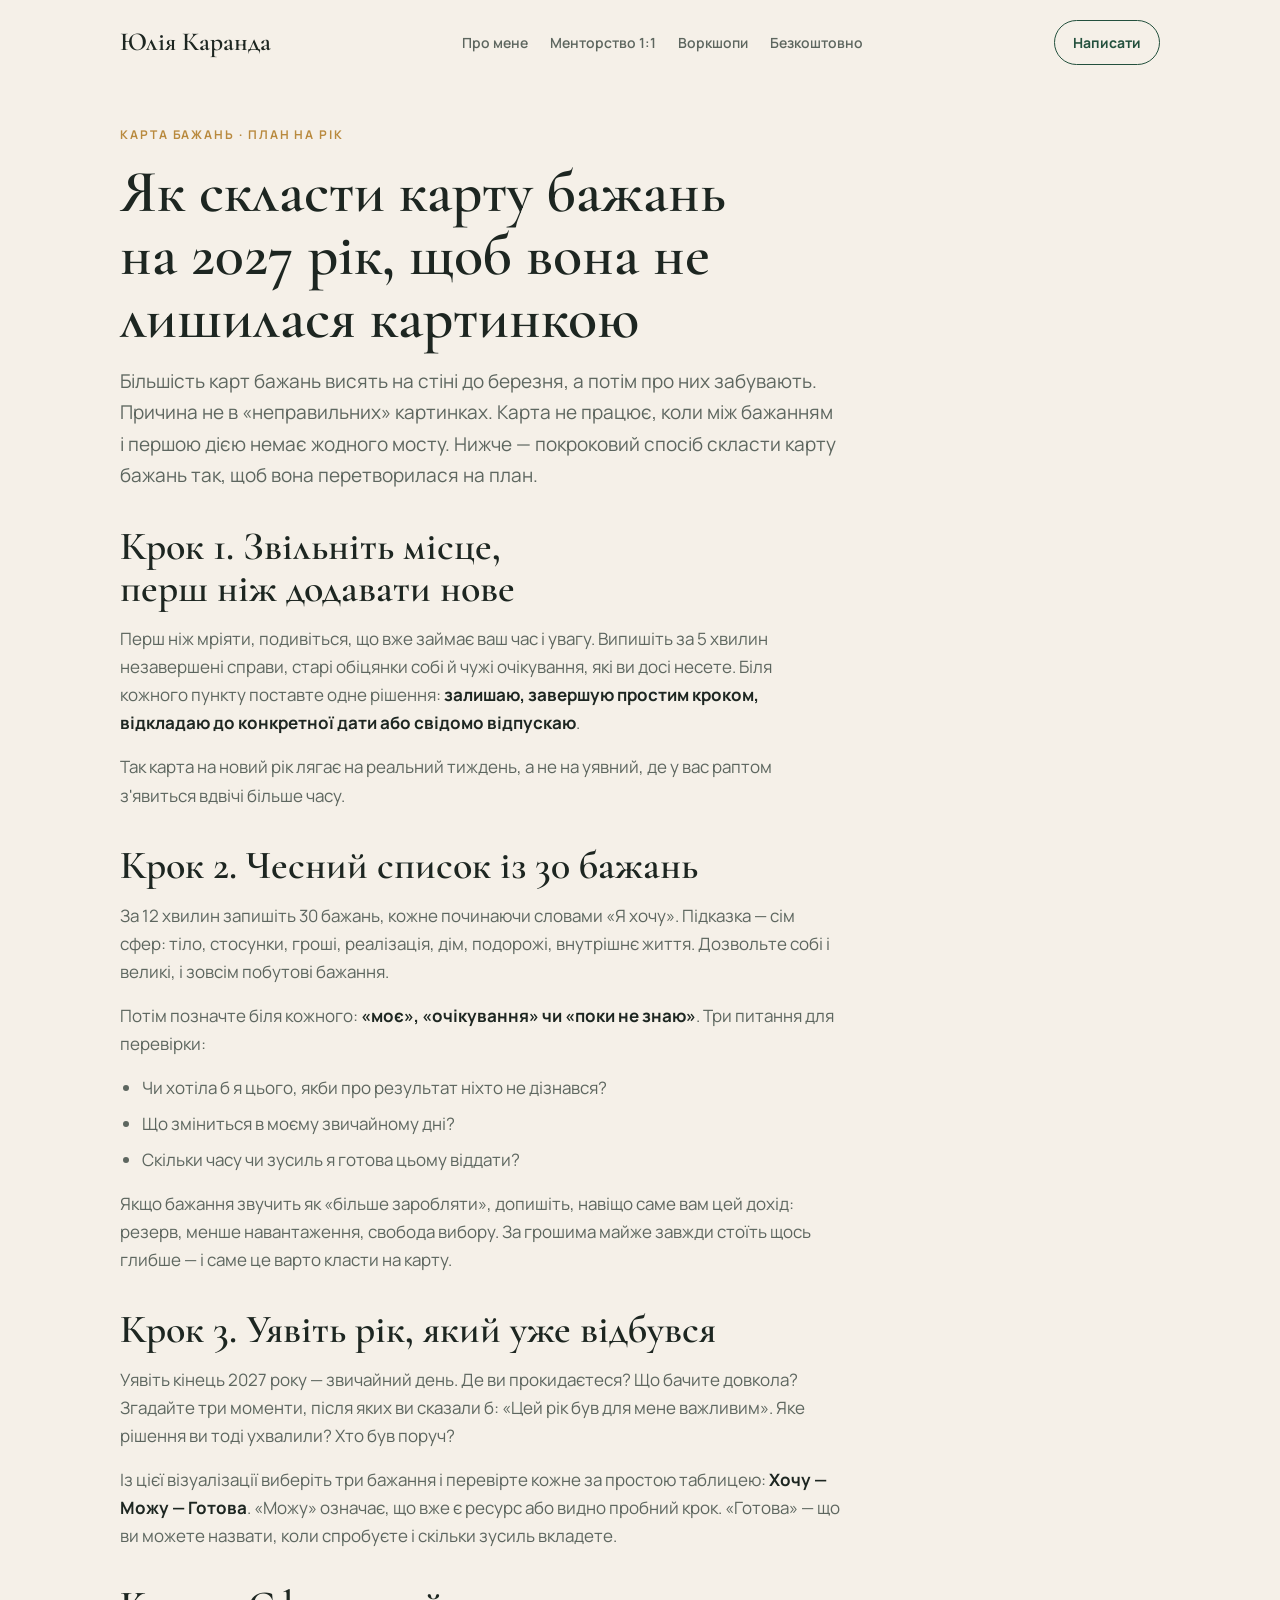
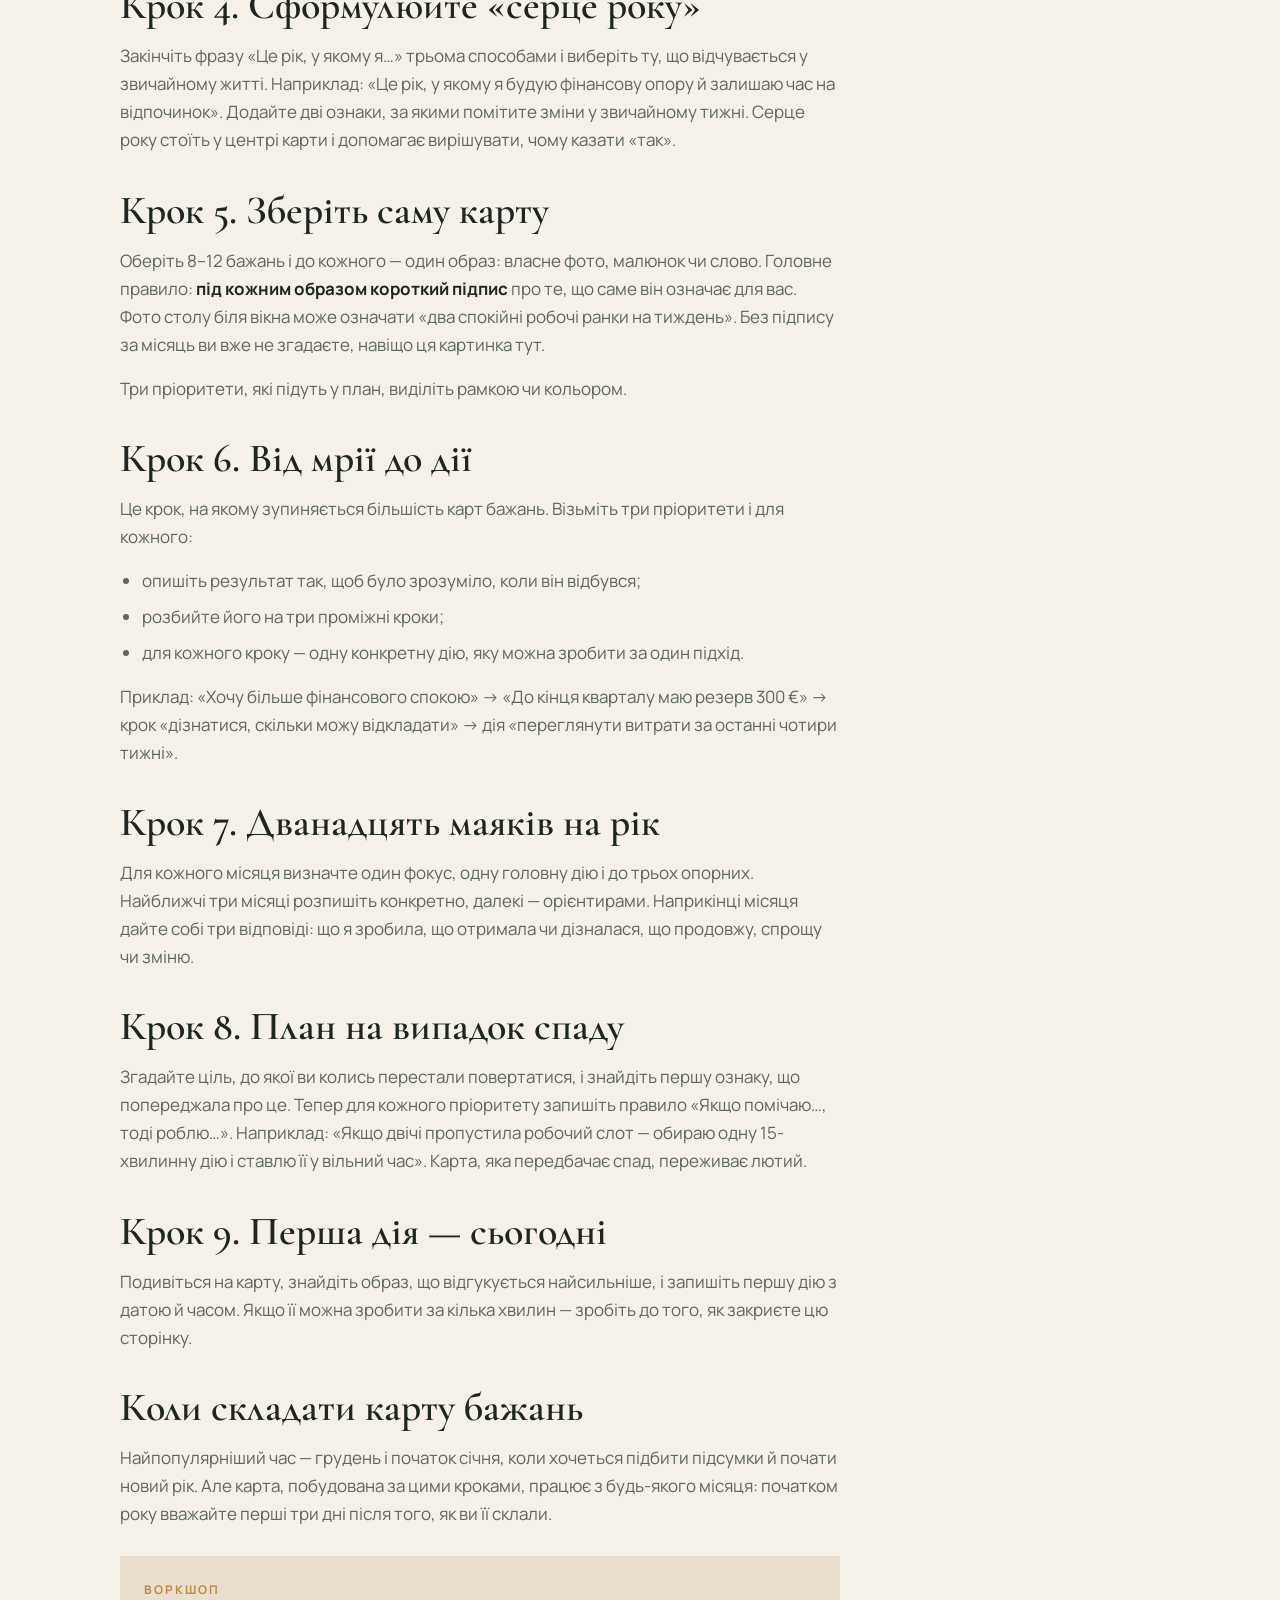
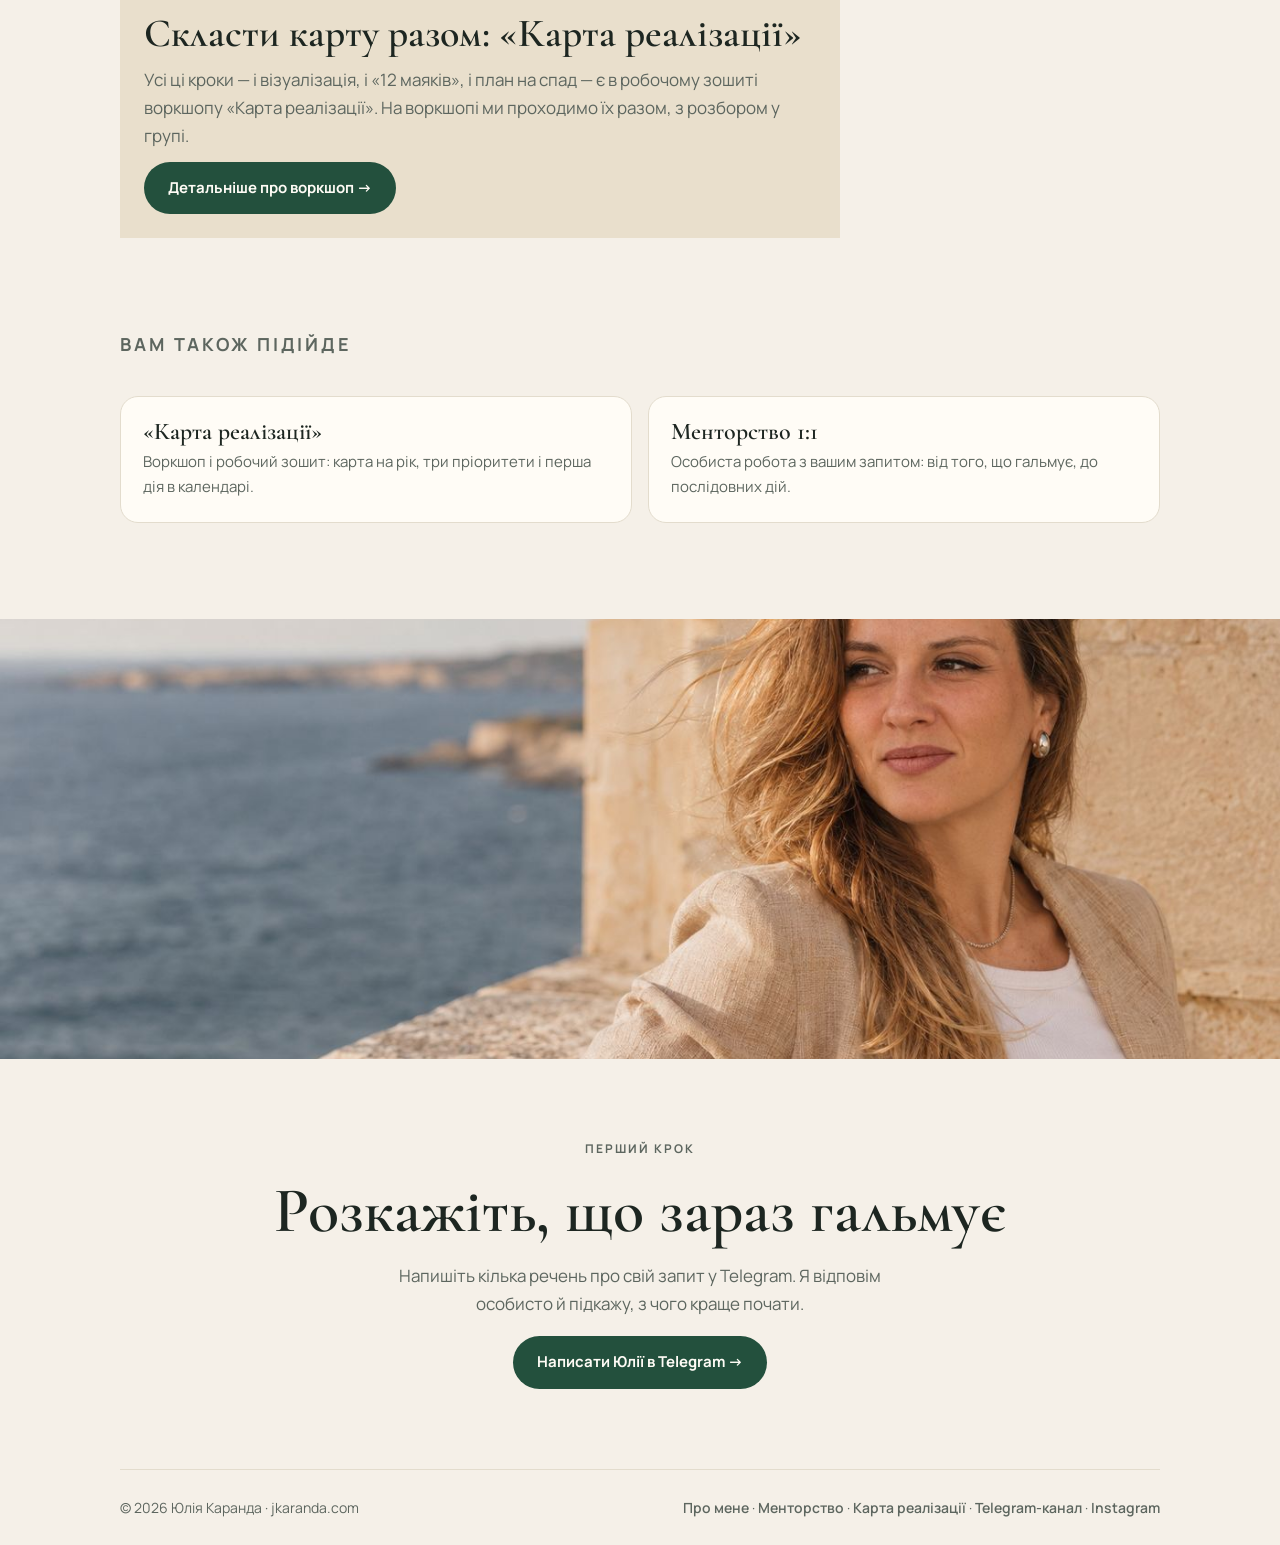
<file: blog/yak-sklasty-kartu-bazhan/index.html>
<!doctype html>
<html lang="uk"><head><meta charset="utf-8"><meta name="viewport" content="width=device-width,initial-scale=1">
<title>Як скласти карту бажань на 2027 рік: 9 кроків, щоб вона спрацювала | Юлія Каранда</title><meta name="description" content="Як скласти карту бажань на 2027 рік, щоб вона не лишилася картинкою: чесний список бажань, серце року, 12 маяків, план на випадок спаду і перша дія."><link rel="canonical" href="https://jkaranda.com/blog/yak-sklasty-kartu-bazhan/">
<meta property="og:title" content="Як скласти карту бажань на 2027 рік: 9 кроків, щоб вона спрацювала | Юлія Каранда"><meta property="og:description" content="Як скласти карту бажань на 2027 рік, щоб вона не лишилася картинкою: чесний список бажань, серце року, 12 маяків, план на випадок спаду і перша дія."><meta property="og:url" content="https://jkaranda.com/blog/yak-sklasty-kartu-bazhan/"><meta property="og:locale" content="uk_UA">
<link rel="preconnect" href="https://fonts.googleapis.com"><link rel="stylesheet" href="https://fonts.googleapis.com/css2?family=Cormorant+Garamond:ital,wght@0,500;0,600;1,500&family=Manrope:wght@400;500;600;700&display=swap"><link rel="stylesheet" href="/style.css?v=4"></head><body>
<div class="wrap"><nav><a class="logo" href="/">Юлія Каранда</a><div class="links"><a href="/pro-mene/">Про мене</a><a href="/mentorstvo/">Менторство 1:1</a><a href="/karta-realizatsii/">Воркшопи</a><a href="/bezkoshtovno/">Безкоштовно</a></div><a class="btn line" href="https://t.me/karanda_julia" style="padding:10px 18px;font-size:14px">Написати</a></nav></div>
<div class="wrap"><article class="prose" style="padding-block:40px 20px">
<p class="eyebrow">Карта бажань · план на рік</p>
<h1 style="font-size:clamp(36px,6vw,60px);color:var(--ink)">Як скласти карту бажань на 2027 рік, щоб вона не лишилася картинкою</h1>
<p class="lead" style="font-size:19px">Більшість карт бажань висять на стіні до березня, а потім про них забувають. Причина не в «неправильних» картинках. Карта не працює, коли між бажанням і першою дією немає жодного мосту. Нижче — покроковий спосіб скласти карту бажань так, щоб вона перетворилася на план.</p>

<h2>Крок 1. Звільніть місце, перш ніж додавати нове</h2>
<p>Перш ніж мріяти, подивіться, що вже займає ваш час і увагу. Випишіть за 5 хвилин незавершені справи, старі обіцянки собі й чужі очікування, які ви досі несете. Біля кожного пункту поставте одне рішення: <b>залишаю, завершую простим кроком, відкладаю до конкретної дати або свідомо відпускаю</b>.</p>
<p>Так карта на новий рік лягає на реальний тиждень, а не на уявний, де у вас раптом з'явиться вдвічі більше часу.</p>

<h2>Крок 2. Чесний список із 30 бажань</h2>
<p>За 12 хвилин запишіть 30 бажань, кожне починаючи словами «Я хочу». Підказка — сім сфер: тіло, стосунки, гроші, реалізація, дім, подорожі, внутрішнє життя. Дозвольте собі і великі, і зовсім побутові бажання.</p>
<p>Потім позначте біля кожного: <b>«моє», «очікування» чи «поки не знаю»</b>. Три питання для перевірки:</p>
<ul><li>Чи хотіла б я цього, якби про результат ніхто не дізнався?</li><li>Що зміниться в моєму звичайному дні?</li><li>Скільки часу чи зусиль я готова цьому віддати?</li></ul>
<p>Якщо бажання звучить як «більше заробляти», допишіть, навіщо саме вам цей дохід: резерв, менше навантаження, свобода вибору. За грошима майже завжди стоїть щось глибше — і саме це варто класти на карту.</p>

<h2>Крок 3. Уявіть рік, який уже відбувся</h2>
<p>Уявіть кінець 2027 року — звичайний день. Де ви прокидаєтеся? Що бачите довкола? Згадайте три моменти, після яких ви сказали б: «Цей рік був для мене важливим». Яке рішення ви тоді ухвалили? Хто був поруч?</p>
<p>Із цієї візуалізації виберіть три бажання і перевірте кожне за простою таблицею: <b>Хочу — Можу — Готова</b>. «Можу» означає, що вже є ресурс або видно пробний крок. «Готова» — що ви можете назвати, коли спробуєте і скільки зусиль вкладете.</p>

<h2>Крок 4. Сформулюйте «серце року»</h2>
<p>Закінчіть фразу «Це рік, у якому я…» трьома способами і виберіть ту, що відчувається у звичайному житті. Наприклад: «Це рік, у якому я будую фінансову опору й залишаю час на відпочинок». Додайте дві ознаки, за якими помітите зміни у звичайному тижні. Серце року стоїть у центрі карти і допомагає вирішувати, чому казати «так».</p>

<h2>Крок 5. Зберіть саму карту</h2>
<p>Оберіть 8–12 бажань і до кожного — один образ: власне фото, малюнок чи слово. Головне правило: <b>під кожним образом короткий підпис</b> про те, що саме він означає для вас. Фото столу біля вікна може означати «два спокійні робочі ранки на тиждень». Без підпису за місяць ви вже не згадаєте, навіщо ця картинка тут.</p>
<p>Три пріоритети, які підуть у план, виділіть рамкою чи кольором.</p>

<h2>Крок 6. Від мрії до дії</h2>
<p>Це крок, на якому зупиняється більшість карт бажань. Візьміть три пріоритети і для кожного:</p>
<ul><li>опишіть результат так, щоб було зрозуміло, коли він відбувся;</li><li>розбийте його на три проміжні кроки;</li><li>для кожного кроку — одну конкретну дію, яку можна зробити за один підхід.</li></ul>
<p>Приклад: «Хочу більше фінансового спокою» → «До кінця кварталу маю резерв 300 €» → крок «дізнатися, скільки можу відкладати» → дія «переглянути витрати за останні чотири тижні».</p>

<h2>Крок 7. Дванадцять маяків на рік</h2>
<p>Для кожного місяця визначте один фокус, одну головну дію і до трьох опорних. Найближчі три місяці розпишіть конкретно, далекі — орієнтирами. Наприкінці місяця дайте собі три відповіді: що я зробила, що отримала чи дізналася, що продовжу, спрощу чи зміню.</p>

<h2>Крок 8. План на випадок спаду</h2>
<p>Згадайте ціль, до якої ви колись перестали повертатися, і знайдіть першу ознаку, що попереджала про це. Тепер для кожного пріоритету запишіть правило «Якщо помічаю…, тоді роблю…». Наприклад: «Якщо двічі пропустила робочий слот — обираю одну 15-хвилинну дію і ставлю її у вільний час». Карта, яка передбачає спад, переживає лютий.</p>

<h2>Крок 9. Перша дія — сьогодні</h2>
<p>Подивіться на карту, знайдіть образ, що відгукується найсильніше, і запишіть першу дію з датою й часом. Якщо її можна зробити за кілька хвилин — зробіть до того, як закриєте цю сторінку.</p>

<h2>Коли складати карту бажань</h2>
<p>Найпопулярніший час — грудень і початок січня, коли хочеться підбити підсумки й почати новий рік. Але карта, побудована за цими кроками, працює з будь-якого місяця: початком року вважайте перші три дні після того, як ви її склали.</p>

<div class="card" style="background:var(--sand);border:none;padding:24px;display:grid;gap:12px;margin-top:12px">
<p class="eyebrow">Воркшоп</p>
<h2 style="margin:0">Скласти карту разом: «Карта реалізації»</h2>
<p>Усі ці кроки — і візуалізація, і «12 маяків», і план на спад — є в робочому зошиті воркшопу «Карта реалізації». На воркшопі ми проходимо їх разом, з розбором у групі.</p>
<p><a class="btn main" href="/karta-realizatsii/">Детальніше про воркшоп →</a></p>
</div>
</article></div>
<section><div class="wrap"><div class="sec-head"><p class="eyebrow">Вам також підійде</p></div><div class="also"><a href="/karta-realizatsii/"><h3>«Карта реалізації»</h3><span>Воркшоп і робочий зошит: карта на рік, три пріоритети і перша дія в календарі.</span></a><a href="/mentorstvo/"><h3>Менторство 1:1</h3><span>Особиста робота з вашим запитом: від того, що гальмує, до послідовних дій.</span></a></div></div></section>
<div class="seaband" role="img" aria-label="Юлія Каранда біля моря"></div>
<div class="wrap"><section class="cta"><p class="eyebrow">Перший крок</p><h2>Розкажіть, що зараз гальмує</h2><p>Напишіть кілька речень про свій запит у Telegram. Я відповім особисто й підкажу, з чого краще почати.</p><a class="btn main" href="https://t.me/karanda_julia">Написати Юлії в Telegram →</a></section>
<footer><span>© 2026 Юлія Каранда · jkaranda.com</span><span><a href="/pro-mene/">Про мене</a> · <a href="/mentorstvo/">Менторство</a> · <a href="/karta-realizatsii/">Карта реалізації</a> · <a href="https://t.me/dohid_exp">Telegram-канал</a> · <a href="https://www.instagram.com/julia_infobiz/">Instagram</a></span></footer></div>
</body></html>
</file>
<file: style.css>
:root{--bg:#f5f0e8;--paper:#fffcf6;--ink:#1d2621;--mute:#5d665f;--line:#e3dccd;--green:#23503d;--green-2:#2f6a52;--sand:#e9dfcc;--wine:#7a2e3b;--gold:#b98a3e}
@media (prefers-color-scheme:dark){:root{--bg:#141210;--paper:#1e1a17;--ink:#f1e9df;--mute:#b2a79b;--line:#352d27;--green:#9fd0b5;--green-2:#7cbf9f;--sand:#2a231d;--wine:#e59aa6;--gold:#e0b56a;color-scheme:dark}}
*{box-sizing:border-box}
html{scroll-behavior:smooth}
body{margin:0;background:var(--bg);color:var(--ink);font:17px/1.65 "Manrope",system-ui,-apple-system,"Segoe UI",sans-serif}
a{color:inherit}
.wrap{max-width:1080px;margin:0 auto;padding-left:max(20px,env(safe-area-inset-left));padding-right:max(20px,env(safe-area-inset-right))}
h1,h2,h3{font-family:"Cormorant Garamond",Georgia,serif;font-weight:600;margin:0;line-height:1.05;text-wrap:balance}
p{margin:0}
.eyebrow{font-size:12px;font-weight:700;letter-spacing:.16em;text-transform:uppercase;color:var(--gold)}
.btn{display:inline-flex;align-items:center;gap:8px;text-decoration:none;font-weight:700;font-size:15px;border-radius:999px;padding:14px 24px;transition:transform .15s}
.btn:hover{transform:translateY(-1px)}
.btn.main{background:var(--green);color:var(--paper)}
.btn.line{border:1.5px solid var(--green);color:var(--green)}
nav{display:flex;justify-content:space-between;align-items:center;padding-block:20px;gap:16px}
nav .logo{font-family:"Cormorant Garamond",serif;font-size:26px;font-weight:600;text-decoration:none}
nav .links{display:flex;gap:22px;font-size:14px;font-weight:600}
nav .links a{text-decoration:none;color:var(--mute)}
@media (max-width:720px){nav .links{display:none}}
/* hero */
.hero{padding-block:56px 72px;display:grid;grid-template-columns:minmax(0,1.25fr) minmax(0,.75fr);gap:48px;align-items:center}
.hero h1{font-size:clamp(46px,8vw,92px);letter-spacing:-.01em}
.hero h1 em{font-style:italic;color:var(--green)}
.hero .lead{font-size:clamp(18px,2vw,21px);color:var(--mute);max-width:34ch;margin-top:22px}
.hero .btns{display:flex;flex-wrap:wrap;gap:12px;margin-top:30px}
.wheel{aspect-ratio:1;width:100%;max-width:100%;border-radius:50%;background:radial-gradient(circle at 50% 50%,var(--paper) 0 34%,transparent 34.5%),conic-gradient(from -90deg,var(--green) 0 16.6%,var(--green-2) 0 33.3%,var(--gold) 0 50%,var(--wine) 0 66.6%,var(--sand) 0 83.3%,var(--line) 0 100%);position:relative;box-shadow:0 30px 60px -30px rgba(0,0,0,.35)}
.wheel span{position:absolute;inset:0;display:grid;place-items:center;text-align:center;font-family:"Cormorant Garamond",serif;font-size:clamp(18px,2.4vw,26px);font-style:italic;line-height:1.15;padding:30%}
@media (max-width:820px){.hero{grid-template-columns:1fr;padding-block:28px 48px}.wheel{max-width:300px;margin:0 auto}}
/* sections */
section{padding-block:72px}
.sec-head{display:grid;gap:12px;max-width:720px;margin-bottom:36px}
.sec-head h2{font-size:clamp(34px,5vw,54px)}
.sec-head p{color:var(--mute);font-size:18px}
.band{background:var(--paper);border-block:1px solid var(--line)}
.themes{display:grid;grid-template-columns:repeat(auto-fit,minmax(230px,1fr));gap:18px}
.theme{background:var(--bg);border:1px solid var(--line);border-radius:20px;padding:26px;display:grid;gap:10px;align-content:start}
.band .theme{background:var(--paper)}
.theme .n{font-family:"Cormorant Garamond",serif;font-size:40px;line-height:1;color:var(--gold)}
.theme h3{font-size:27px}
.theme p{color:var(--mute);font-size:15.5px}
.theme .q{font-style:italic;color:var(--ink);font-size:15.5px;border-left:2px solid var(--gold);padding-left:12px}
/* method */
.steps{display:grid;grid-template-columns:repeat(6,minmax(0,1fr));gap:10px;counter-reset:s}
.step{background:var(--paper);border:1px solid var(--line);border-radius:16px;padding:18px 14px;display:grid;gap:6px;text-align:center}
.step b{font-family:"Cormorant Garamond",serif;font-size:26px;color:var(--green)}
.step small{color:var(--mute);font-size:13px;line-height:1.4}
@media (max-width:820px){.steps{grid-template-columns:repeat(2,minmax(0,1fr))}}
.example{margin-top:26px;background:var(--green);color:var(--paper);border-radius:24px;padding:clamp(24px,4vw,40px);display:grid;gap:14px}
.example h3{font-size:clamp(26px,3.4vw,36px)}
.example p{opacity:.9;max-width:64ch}
.example ul{margin:0;padding-left:20px;display:grid;gap:6px;opacity:.95}
/* formats */
.formats{display:grid;grid-template-columns:repeat(auto-fit,minmax(260px,1fr));gap:18px}
.fmt{border-radius:22px;padding:28px;display:grid;gap:12px;align-content:start;border:1px solid var(--line);background:var(--bg)}
.fmt.key{background:var(--sand);border-color:transparent}
.fmt .tag{justify-self:start;font-size:12px;font-weight:700;letter-spacing:.08em;text-transform:uppercase;border-radius:999px;padding:4px 10px;background:var(--paper);color:var(--wine)}
.fmt h3{font-size:30px}
.fmt dl{margin:0;display:grid;gap:6px;font-size:15px}
.fmt dt{font-weight:700;color:var(--ink)}
.fmt dd{margin:0 0 4px;color:var(--mute)}
.fmt .btn{justify-self:start;margin-top:6px}
/* about */
.about{display:grid;grid-template-columns:minmax(0,.8fr) minmax(0,1.2fr);gap:48px;align-items:start}
.about blockquote{margin:0;font-family:"Cormorant Garamond",serif;font-style:italic;font-size:clamp(28px,3.6vw,40px);line-height:1.15;color:var(--green)}
.about .txt{display:grid;gap:14px;color:var(--mute)}
.about .txt b{color:var(--ink)}
@media (max-width:820px){.about{grid-template-columns:1fr;gap:24px}}
/* cta */
.cta{text-align:center;display:grid;gap:18px;justify-items:center;padding-block:80px}
.cta h2{font-size:clamp(36px,6vw,64px)}
.cta p{color:var(--mute);max-width:52ch}
footer{border-top:1px solid var(--line);padding-block:26px;color:var(--mute);font-size:14px;display:flex;flex-wrap:wrap;justify-content:space-between;gap:12px}
footer a{text-decoration:none;font-weight:600}

.page-hero{padding-block:48px 24px;display:grid;gap:16px;max-width:760px}
.page-hero h1{font-size:clamp(42px,7vw,76px)}
.page-hero .lead{font-size:clamp(18px,2vw,21px);color:var(--mute)}
.prose{display:grid;gap:16px;max-width:720px;color:var(--mute)}
.prose h2{font-size:clamp(28px,4vw,40px);color:var(--ink);margin-top:18px}
.prose b{color:var(--ink)}
.prose ul{margin:0;padding-left:22px;display:grid;gap:8px}
.also{display:grid;grid-template-columns:repeat(auto-fit,minmax(240px,1fr));gap:16px}
.also a{text-decoration:none;border:1px solid var(--line);border-radius:18px;padding:22px;display:grid;gap:6px;background:var(--paper)}
.also a:hover{border-color:var(--green)}
.also h3{font-size:24px}
.also span{color:var(--mute);font-size:15px}
.pillars{display:grid;grid-template-columns:repeat(auto-fit,minmax(240px,1fr));gap:18px}
.pillar{border-top:2px solid var(--gold);padding-top:16px;display:grid;gap:8px}
.pillar h3{font-size:28px}
.pillar p{color:var(--mute);font-size:16px}
nav .links a[aria-current=page]{color:var(--ink)}
.photo{margin:0;border-radius:28px;overflow:hidden;box-shadow:0 30px 60px -32px rgba(0,0,0,.45);max-width:100%}
.photo img{display:block;width:100%;height:auto;aspect-ratio:4/5;object-fit:cover}
.photo.wide img{aspect-ratio:3/2}
.hero .photo{max-width:440px;justify-self:end}
.ph{display:grid;grid-template-columns:minmax(0,1.2fr) minmax(0,.8fr);gap:44px;align-items:center;padding-block:8px 36px}
.ph .photo{max-width:420px;justify-self:end}
@media (max-width:820px){.hero .photo,.ph .photo{justify-self:center;max-width:360px}.ph{grid-template-columns:1fr;gap:20px}}
.seaband{height:clamp(220px,38vw,440px);background:url(/img/sea.jpg) center 35%/cover no-repeat;margin-top:24px}
.hero>*,.ph>*{min-width:0}
.photo{width:100%}
.photo img{max-width:100%}
</file>
